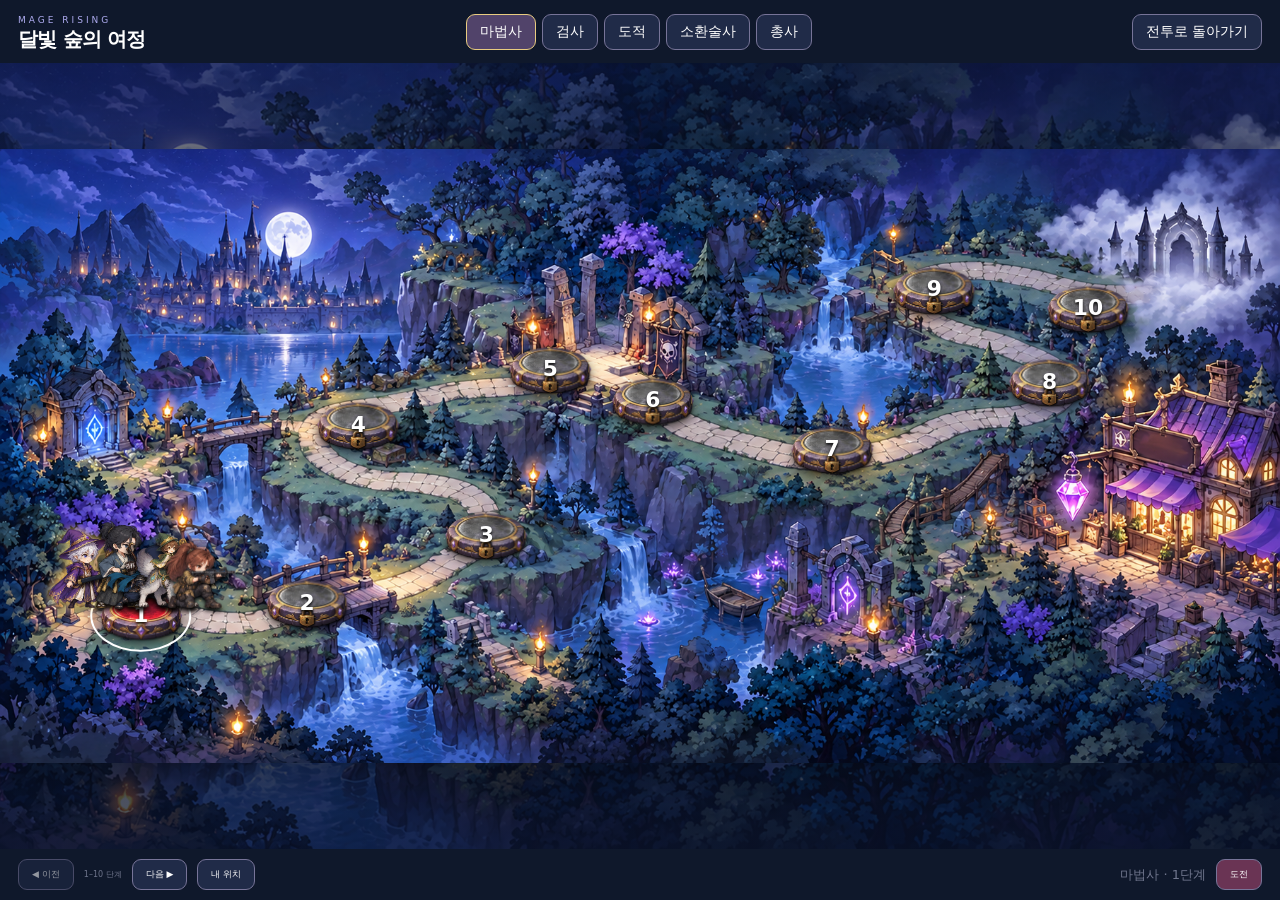
<file: index.html>
<!DOCTYPE html>

<html lang="ko"><head><meta charset="utf-8"/><meta content="width=device-width,initial-scale=1,viewport-fit=cover" name="viewport"/><meta content="#10121f" name="theme-color"/><title>마법사의 여정 · Mage Rising</title><meta content="yes" name="mobile-web-app-capable"/><meta content="yes" name="apple-mobile-web-app-capable"/><meta content="black-translucent" name="apple-mobile-web-app-status-bar-style"/><meta content="마법사의 여정" name="apple-mobile-web-app-title"/><link href="manifest.webmanifest" rel="manifest"/><link href="assets/icons/apple-touch-icon.png" rel="apple-touch-icon"/><link href="style.css?v=0945" rel="stylesheet"/><link href="landscape.css?v=0945" rel="stylesheet"/><link rel="stylesheet" href="cards.css?v=0945"/><link rel="stylesheet" href="auto-gear.css?v=0945"/><link rel="stylesheet" href="world-map.css?v=0945"/><link rel="stylesheet" href="gunner.css?v=0945"/></head>
<body>
<div aria-hidden="true" id="splash"><div class="splash-sigil">✧</div><small>MAGE RISING</small><h1>마법사의 여정</h1><div class="splash-bar"><i></i></div></div>
<div class="app">
<main>
<section class="battle-card">
<div class="canvas-wrap"><div class="battle-top"><div><span class="eyebrow" id="biomeName">달빛 숲</span><div class="stage">STAGE <strong id="stageNum">01</strong></div></div><div aria-label="직업 선택" class="class-switch" id="classSwitch"></div><div class="wallet"><span>보유 골드</span><strong><i>◈</i> <b id="goldNum">120</b></strong></div></div><canvas aria-label="자동 전투 화면" id="world"></canvas><div class="zone-label" id="zoneLabel">ENERGY BOLT · 에너지볼트</div><div class="enemy-hp-label" id="enemyHpLabel">적 HP 17.5</div><div class="energy-gauge" hidden="" id="energyGauge"></div><div class="banner" id="banner"></div><div class="battle-state" id="battleState">자동 전투</div><div class="battle-bottom"><div class="hp-row"><span>♥ <b id="hpText">100 / 100</b></span><span id="attackText">적 공격력 1</span></div><div class="bar hp"><i id="hpBar"></i></div><div class="stage-row"><span id="stageGoal">강화몹까지</span><b id="killsText">0 / 100</b></div><div class="bar stage-progress"><i id="killBar"></i></div></div><div aria-label="전투 액티브 슬롯" class="active-slots" id="activeSlots"></div><section class="panel" id="magicPanel"><div class="panel-heading"><div><h2>마력 강화 <span id="powerLevel"></span></h2></div><div aria-label="구매 수량" class="bulk"><button class="active" data-bulk="1">×1</button><button data-bulk="10">×10</button><button data-bulk="max">최대</button></div></div><div class="power-card"><strong hidden="" id="powerValue"></strong><p hidden="" id="powerDetail"></p><button aria-label="마력 강화 구매" class="primary" id="buyPower">강화</button></div></section><div class="gacha-strip"><button class="subtle" id="gachaBtn">🎁 무료 뽑기 · 60초</button><span id="gachaProgress"></span></div><div class="header-actions"><button aria-label="소리 켜기" class="icon-btn" id="soundBtn">♪</button><button aria-label="일시정지" class="icon-btn" id="pauseBtn">Ⅱ</button><button aria-label="랭킹" class="icon-btn" id="rankBtn">🏆</button><button aria-label="설정" class="icon-btn" id="settingsBtn">⚙</button></div><nav aria-label="게임 메뉴" class="tabs"><button class="active" data-tab="magic">⚔ 전투</button><button data-tab="grimoire">✦ 스킬</button><button data-tab="equipment">♜ 장비 <span class="badge" hidden="" id="newItems">0</span></button><button data-tab="character">▤ 캐릭터</button><button data-tab="cards">✧ 카드 <span class="card-badge" id="cardBadge" hidden>0</span></button></nav></div>
</section>
<section class="combat-stats offscreen-stats"><div><span>Magic Power</span><strong id="damageStat">10</strong></div><div><span>Magic ATK</span><strong id="intervalStat">1.00초</strong></div><button aria-label="실제 전투 통계 열기" id="combatStatsBtn"><span>기준 DPS · 통계</span><strong id="dpsStat">10</strong></button><div><span>최고 스테이지</span><strong id="bestStat">01</strong></div></section>
</main><section aria-label="게임 메뉴 화면" class="menu-screen" hidden="" id="menuScreen"><div class="menu-top"><div><strong id="menuTitle">스킬</strong><small>전투 일시정지 · 닫으면 이어서 진행</small></div><nav aria-label="메뉴 전환" class="menu-tabs"><button data-tab="grimoire">스킬</button><button data-tab="equipment">장비</button><button data-tab="character">캐릭터</button><button data-tab="cards">카드</button></nav><button aria-label="메뉴 닫고 전투로" class="subtle" id="menuClose">전투로 ✕</button></div><div class="menu-scroll" id="menuScroll"><section class="panel" hidden id="equipmentPanel"><div class="equipment-left pane-scroll"><h2>자동 성장 장비</h2><div class="equipment-grid" id="equipmentSlots"></div><div class="gear-summary" id="gearSummary"></div><button class="subtle" id="autoGearAllBtn">8부위 모두 보기</button><p id="autoGearHistory"></p><p class="hint left" id="setOverview"></p><details class="auto-gear-rules"><summary>조각과 돌파 보상</summary><p>모든 조각 부위 확률 12.5% · 획득 즉시 자동 흡수</p><p>일반 적 1개: 기본75% / 고급20% / 희귀5%<br>보스: 스테이지 수만큼 · 고급70% / 희귀25% / 유니크5%<br>개당 경험치 1 / 3 / 10 / 30</p><p>10단위 최초 처치: 전 부위 옵션 추가<br>100단위 최초 처치: 추가 옵션 ×2 + 모든 배운 스킬 +1<br>재처치는 조각 지급 · 기존 능력치 상한 유지</p></details></div><div class="equipment-right"><p class="hint left" id="fragmentSummary"></p><div class="auto-gear-cards pane-scroll" id="autoGearCards"></div></div></section><section class="panel" hidden="" id="grimoirePanel"><aside class="skill-sidebar"><h2>스킬</h2><strong id="treeSP"></strong><div id="familyTabs"></div><p hidden="" id="spCount"></p><p id="spSpent"></p><button class="subtle" id="resetFamilyBtn">계열 초기화</button><button class="subtle" id="resetSkillsBtn">전체 초기화</button></aside><div class="skill-workspace"><div class="spell-list" id="spellList"></div><div aria-label="장착 스킬" class="skill-equipped" id="skillEquipped"></div></div></section><section class="panel" hidden="" id="characterPanel"><div class="character-left"><div class="portrait-meta"><h2 id="characterJob"></h2><span id="characterLevel"></span></div><div class="hero-preview"><img alt="선택한 캐릭터 외형" id="characterPreview"/></div><div class="skin-gallery" id="skinGallery"></div><button class="primary" id="applySkinBtn">외형 적용</button><small>외형 전용 · 능력치 동일</small></div><div class="character-right pane-scroll"><div class="character-heading"><h2>캐릭터 능력치</h2><button class="subtle" id="characterCombatBtn">전투통계</button></div><div class="character-stats" id="characterStats"></div><p class="hint left" id="migrationInfo"></p></div></section><section class="panel" hidden id="cardsPanel"><aside class="cards-sidebar"><h2>카드 도감</h2><strong class="cards-count" id="cardOwned"></strong><button class="primary" id="cardOpenBtn">카드 뒤집기</button><button class="subtle" id="cardRevealAllBtn">모두 뒤집기</button><p id="cardPoints"></p><button class="subtle" id="cardPointBtn">10포인트 · 카드 뽑기</button><p id="cardEffects"></p><p id="cardError"></p><p>네 직업 공통 도감 · 보유 효과 자동 적용<br>일반 적 카드 0.2% · 최초 보스 1장 / 강화보스 2장 / 대보스 3장<br>모든 드롭 0성 · 총 48종<br>뒤집기 등급: D39.5% / C28% / B17% / A9% / S4% / SS1.5% / SSR0.5% / SSS0.5%<br>등급 내 균등 · 라인 4장 완성 시 최저 별 보너스<br>대보스 100/200/300/400단계: 업화룡/빙결 폭군/죽음의 군주/폭풍 야수 1장 보장, 이후 반복<br>조각 경험치·추가 조각 보너스 적용 · 등급 비율 유지<br>이미 처치한 보스 소급 지급 없음</p></aside><div class="cards-grid" id="cardGrid"></div></section></div></section><footer><span>v0.9.45 · 자동 저장</span><button id="helpBtn">플레이 안내</button><span id="saveStatus">저장 준비</span></footer></div>
<div class="toast" id="toast" role="status"></div>
<div class="modal" hidden="" id="modal"><div aria-labelledby="modalTitle" aria-modal="true" class="modal-card" role="dialog"><button aria-label="닫기" class="modal-close" id="modalClose">×</button><div id="modalContent"></div></div></div>
<input accept="application/json,.json" hidden="" id="importFile" type="file"/>
<div class="rotate-notice" hidden="" id="rotateNotice" role="status"><span>↻</span><h2>휴대폰을 가로로 돌려주세요</h2><p>전투는 멈춘 상태로 기다리고 있어요.</p></div><script src="js/class-data.js?v=0945"></script><script src="js/gunner-data.js?v=0945"></script><script>try{const j=JSON.parse(localStorage.getItem("mage-rising-shared")||"{}").selectedClass;window.MAGE_CLASS_ID=MAGE_CLASSES.jobs[j]?j:"mage";}catch(e){window.MAGE_CLASS_ID="mage";}</script><script src="js/config.js?v=0945"></script><script src="js/items.js?v=0945"></script><script src="js/skills.js?v=136"></script><script src="js/class-art.js?v=0945"></script><script src="js/gunner-kneel.js?v=0945"></script><script src="js/gunner.js?v=0945"></script><script src="js/remaster.js?v=0945"></script><script src="js/combat-art.js?v=0945"></script><script src="js/summoner-art.js?v=0945"></script><script src="js/warrior-fx.js?v=0945"></script><script src="js/warrior-skills.js?v=0945"></script><script src="js/cards.js?v=0945"></script><script src="js/auto-gear.js?v=0945"></script><script src="js/renewal-assets.js?v=0945"></script><script src="js/card-expansion-assets.js?v=0945"></script><script src="js/gwimun.js?v=0945"></script><script src="js/deep-sea.js?v=0945"></script><script src="js/cosmic-fx.js?v=138"></script><script src="js/mana.js?v=136"></script><script src="js/mage-cycle.js?v=137"></script><script src="js/game.js?v=138"></script><script src="js/polish.js?v=0945"></script><script src="js/orientation.js?v=0945"></script><script src="js/firebase-config.js?v=0945"></script><script src="js/rank.js?v=0945"></script>
<script src="js/world-map.js?v=0945"></script></body></html>
</file>
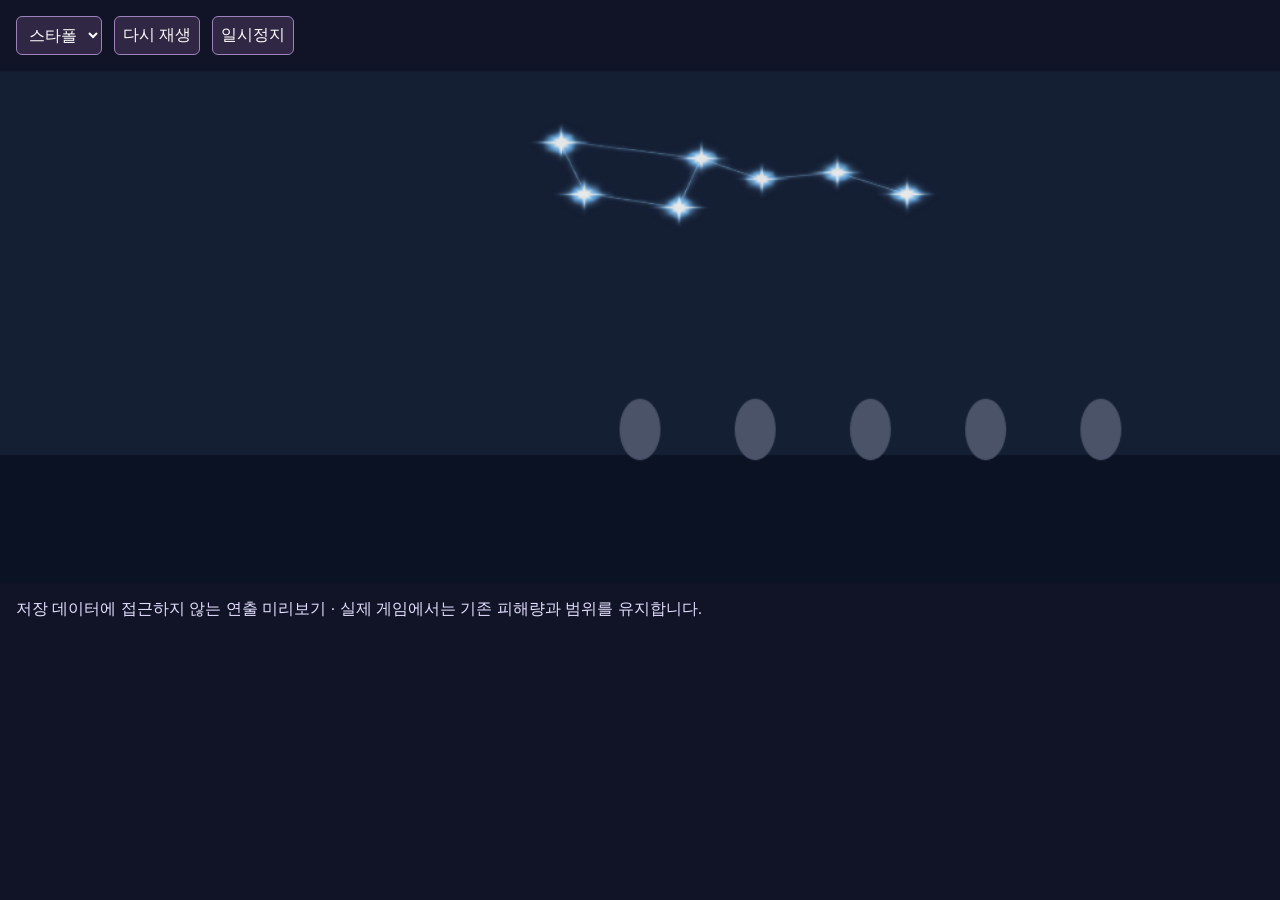
<file: cosmic-preview.html>
<!doctype html><html lang="ko"><meta charset="utf-8"><meta name="viewport" content="width=device-width,initial-scale=1"><title>초월 마법 미리보기</title><style>body{margin:0;background:#101426;color:#e4dfff;font:16px sans-serif}header{padding:16px;display:flex;gap:12px;flex-wrap:wrap}button,select{font:inherit;padding:8px;background:#302744;color:white;border:1px solid #9d83bc;border-radius:6px}canvas{width:100%;display:block}p{padding:0 16px}</style><header><select id="spell"><option value="starfall">스타폴</option><option value="blackHole">블랙홀</option></select><button id="play">다시 재생</button><button id="pause">일시정지</button></header><canvas width="1000" height="400"></canvas><p>저장 데이터에 접근하지 않는 연출 미리보기 · 실제 게임에서는 기존 피해량과 범위를 유지합니다.</p><script src="js/cosmic-fx.js?v=0944"></script><script>const c=document.querySelector('canvas'),ctx=c.getContext('2d'),s=document.getElementById('spell');let f,t=0,last=0,paused=false;function reset(){f={cosmicFX:true,spell:s.value,age:0,duration:MAGE_COSMIC.plan(s.value).duration,x:680,y:260,r:200};}reset();s.onchange=document.getElementById('play').onclick=reset;document.getElementById('pause').onclick=()=>paused=!paused;function draw(ms){const dt=Math.min(.04,(ms-last)/1000||0);last=ms;if(!paused){t+=dt;f.age+=dt;if(f.age>f.duration+.8)reset();}ctx.fillStyle='#19243a';ctx.fillRect(0,0,1000,400);ctx.fillStyle='#0d1526';ctx.fillRect(0,300,1000,100);for(let i=0;i<5;i++){ctx.fillStyle='#576178';ctx.beginPath();ctx.ellipse(500+i*90,280,16,24,0,0,Math.PI*2);ctx.fill();}MAGE_COSMIC.dim(ctx,[f]);MAGE_COSMIC.draw(ctx,f);requestAnimationFrame(draw);}requestAnimationFrame(draw);</script></html>
</file>
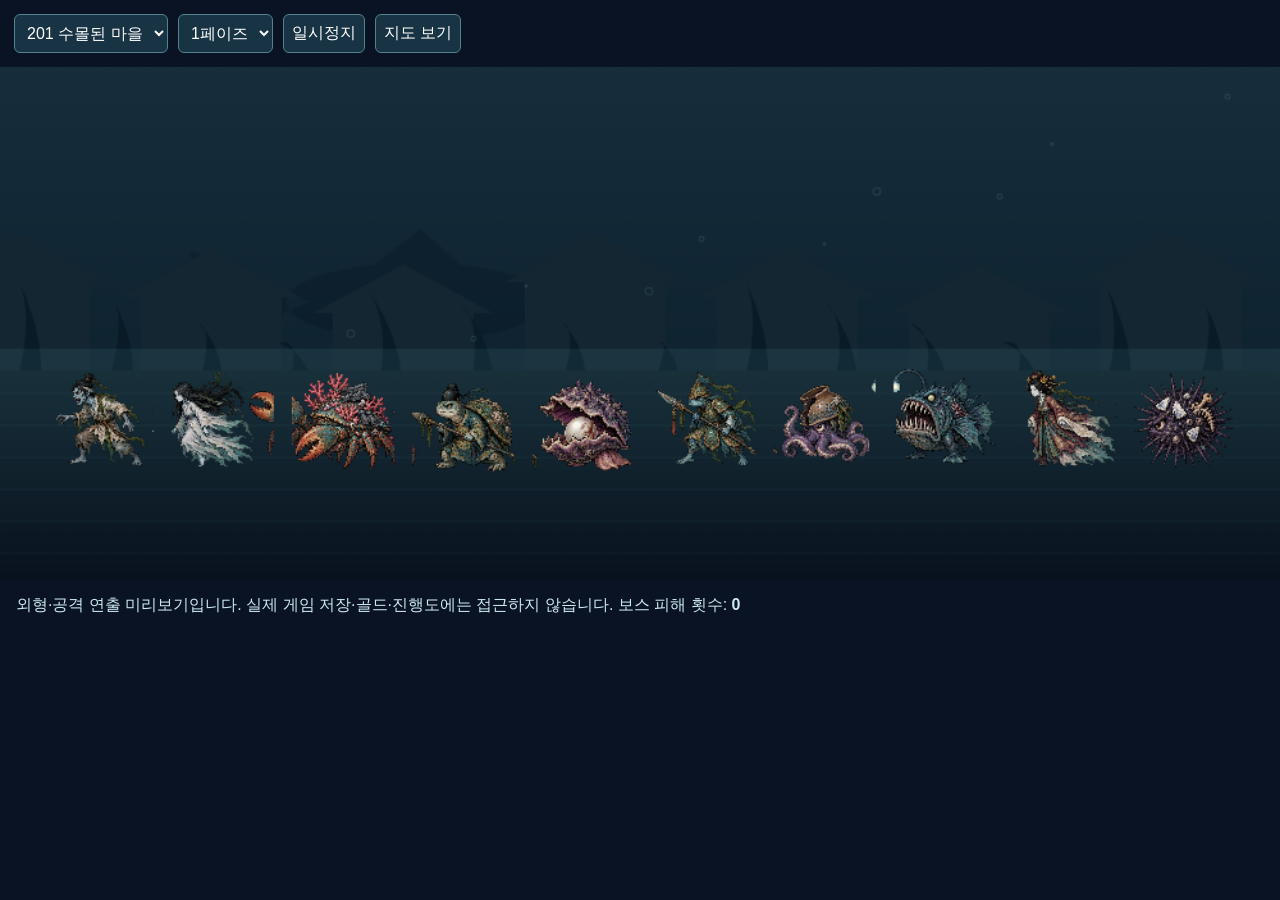
<file: deep-sea-preview.html>
<!doctype html><html lang="ko"><meta charset="utf-8"><meta name="viewport" content="width=device-width,initial-scale=1"><title>심해 구역 미리보기</title><style>body{margin:0;background:#091323;color:#cce9f0;font:16px sans-serif}header{padding:14px;display:flex;flex-wrap:wrap;gap:10px}button,select{font:inherit;background:#183343;color:white;padding:8px;border:1px solid #52828d;border-radius:6px}canvas{width:100%;display:block}p{padding:0 16px}</style><header><select id="stage"><option value="201">201 수몰된 마을</option><option value="211">211 용궁 외곽</option><option value="241">241 침몰한 용궁</option><option value="281">281 심해의 왕좌</option><option value="250">250 크라켄</option><option value="300">300 타락한 용왕</option></select><select id="phase"><option value="1">1페이즈</option><option value="2">2페이즈</option><option value="3">3페이즈</option></select><button id="pause">일시정지</button><button id="map">지도 보기</button></header><canvas width="1000" height="400"></canvas><p>외형·공격 연출 미리보기입니다. 실제 게임 저장·골드·진행도에는 접근하지 않습니다. 보스 피해 횟수: <b id="hits">0</b></p><script src="js/deep-sea.js?v=0942"></script><script>
const ctx=document.querySelector('canvas').getContext('2d'),stage=document.getElementById('stage'),phase=document.getElementById('phase');let t=0,last=0,paused=false,map=false,e,hits=0;function reset(){e={id:1,boss:true,sideBoss:true,stage:+stage.value,phase:+phase.value,hp:100,maxHP:100,attack:1,attackCD:.5,breathClock:0};hits=0;}reset();stage.onchange=phase.onchange=reset;document.getElementById('pause').onclick=()=>paused=!paused;document.getElementById('map').onclick=()=>map=!map;function frame(ms){const dt=Math.min(.04,(ms-last)/1000||0);last=ms;if(!paused){t+=dt;MAGE_DEEP.tickBoss(e,dt,{locked:false,time:t,hp:100,dead:()=>false,damage:()=>hits++});}ctx.clearRect(0,0,1000,400);if(map){const im=new Image();im.src=MAGE_DEEP.map(+stage.value);if(im.complete)ctx.drawImage(im,0,0,1000,400);}else{MAGE_DEEP.background(ctx,t,+stage.value);MAGE_DEEP.floor(ctx);if(MAGE_DEEP.boss(+stage.value))MAGE_DEEP.bossArt(ctx,e,null,t);else for(let i=0;i<10;i++)MAGE_DEEP.enemy(ctx,{id:i,stage:+stage.value,x:80+i*94,y:300,size:24,seed:i},t);}document.getElementById('hits').textContent=hits;requestAnimationFrame(frame);}requestAnimationFrame(frame);
</script></html>
</file>
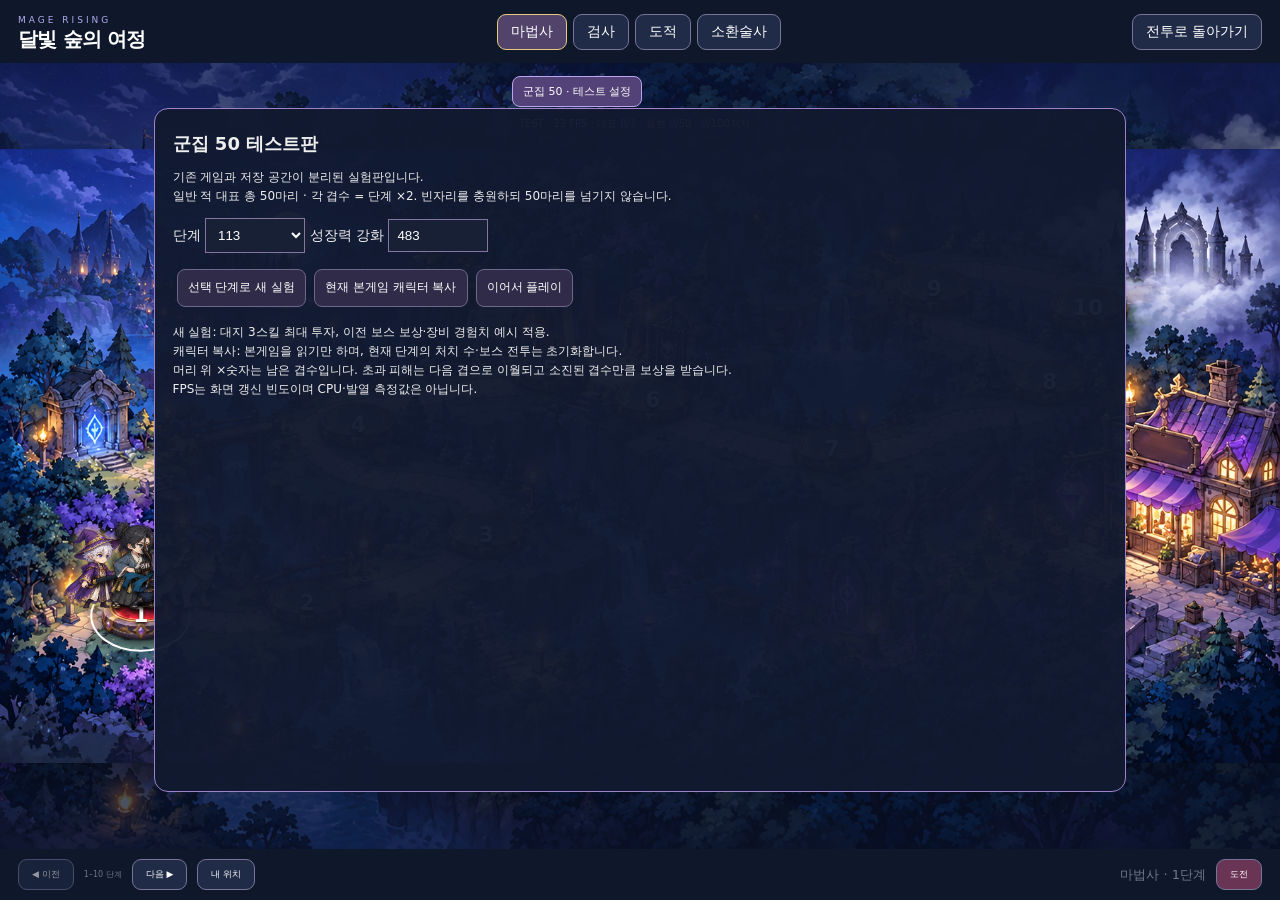
<file: swarm50-test.html>
<!DOCTYPE html>

<html lang="ko"><head><meta charset="utf-8"/><meta content="width=device-width,initial-scale=1,viewport-fit=cover" name="viewport"/><meta content="#10121f" name="theme-color"/><title>[군집 50 테스트] 마법사의 여정 · Mage Rising</title><meta content="yes" name="mobile-web-app-capable"/><meta content="yes" name="apple-mobile-web-app-capable"/><meta content="black-translucent" name="apple-mobile-web-app-status-bar-style"/><meta content="마법사의 여정" name="apple-mobile-web-app-title"/><link href="manifest.webmanifest" rel="manifest"/><link href="assets/icons/apple-touch-icon.png" rel="apple-touch-icon"/><link href="style.css?v=0928" rel="stylesheet"/><link href="landscape.css?v=0928" rel="stylesheet"/><link rel="stylesheet" href="cards.css?v=0928"/><link rel="stylesheet" href="auto-gear.css?v=0928"/><link rel="stylesheet" href="world-map.css?v=0928"/></head>
<body>
<div aria-hidden="true" id="splash"><div class="splash-sigil">✧</div><small>MAGE RISING</small><h1>마법사의 여정</h1><div class="splash-bar"><i></i></div></div>
<div class="app">
<main>
<section class="battle-card">
<div class="canvas-wrap"><div class="battle-top"><div><span class="eyebrow" id="biomeName">달빛 숲</span><div class="stage">STAGE <strong id="stageNum">01</strong></div></div><div aria-label="직업 선택" class="class-switch" id="classSwitch"></div><div class="wallet"><span>보유 골드</span><strong><i>◈</i> <b id="goldNum">120</b></strong></div></div><canvas aria-label="자동 전투 화면" id="world"></canvas><div class="zone-label" id="zoneLabel">ENERGY BOLT · 에너지볼트</div><div class="enemy-hp-label" id="enemyHpLabel">적 HP 17.5</div><div class="energy-gauge" hidden="" id="energyGauge"></div><div class="banner" id="banner"></div><div class="battle-state" id="battleState">자동 전투</div><div class="battle-bottom"><div class="hp-row"><span>♥ <b id="hpText">100 / 100</b></span><span id="attackText">적 공격력 1</span></div><div class="bar hp"><i id="hpBar"></i></div><div class="stage-row"><span id="stageGoal">강화몹까지</span><b id="killsText">0 / 100</b></div><div class="bar stage-progress"><i id="killBar"></i></div></div><div aria-label="전투 액티브 슬롯" class="active-slots" id="activeSlots"></div><section class="panel" id="magicPanel"><div class="panel-heading"><div><h2>마력 강화 <span id="powerLevel"></span></h2></div><div aria-label="구매 수량" class="bulk"><button class="active" data-bulk="1">×1</button><button data-bulk="10">×10</button><button data-bulk="max">최대</button></div></div><div class="power-card"><strong hidden="" id="powerValue"></strong><p hidden="" id="powerDetail"></p><button aria-label="마력 강화 구매" class="primary" id="buyPower">강화</button></div></section><div class="gacha-strip"><button class="subtle" id="gachaBtn">🎁 무료 뽑기 · 60초</button><span id="gachaProgress"></span></div><div class="header-actions"><button aria-label="소리 켜기" class="icon-btn" id="soundBtn">♪</button><button aria-label="일시정지" class="icon-btn" id="pauseBtn">Ⅱ</button><button aria-label="랭킹" class="icon-btn" id="rankBtn">🏆</button><button aria-label="설정" class="icon-btn" id="settingsBtn">⚙</button></div><nav aria-label="게임 메뉴" class="tabs"><button class="active" data-tab="magic">⚔ 전투</button><button data-tab="grimoire">✦ 스킬</button><button data-tab="equipment">♜ 장비 <span class="badge" hidden="" id="newItems">0</span></button><button data-tab="character">▤ 캐릭터</button><button data-tab="cards">✧ 카드 <span class="card-badge" id="cardBadge" hidden>0</span></button></nav></div>
</section>
<section class="combat-stats offscreen-stats"><div><span>Magic Power</span><strong id="damageStat">10</strong></div><div><span>Magic ATK</span><strong id="intervalStat">1.00초</strong></div><button aria-label="실제 전투 통계 열기" id="combatStatsBtn"><span>기준 DPS · 통계</span><strong id="dpsStat">10</strong></button><div><span>최고 스테이지</span><strong id="bestStat">01</strong></div></section>
</main><section aria-label="게임 메뉴 화면" class="menu-screen" hidden="" id="menuScreen"><div class="menu-top"><div><strong id="menuTitle">스킬</strong><small>전투 일시정지 · 닫으면 이어서 진행</small></div><nav aria-label="메뉴 전환" class="menu-tabs"><button data-tab="grimoire">스킬</button><button data-tab="equipment">장비</button><button data-tab="character">캐릭터</button><button data-tab="cards">카드</button></nav><button aria-label="메뉴 닫고 전투로" class="subtle" id="menuClose">전투로 ✕</button></div><div class="menu-scroll" id="menuScroll"><section class="panel" hidden id="equipmentPanel"><div class="equipment-left pane-scroll"><h2>자동 성장 장비</h2><div class="equipment-grid" id="equipmentSlots"></div><div class="gear-summary" id="gearSummary"></div><button class="subtle" id="autoGearAllBtn">8부위 모두 보기</button><p id="autoGearHistory"></p><p class="hint left" id="setOverview"></p><details class="auto-gear-rules"><summary>조각과 돌파 보상</summary><p>모든 조각 부위 확률 12.5% · 획득 즉시 자동 흡수</p><p>일반 적 1개: 기본75% / 고급20% / 희귀5%<br>보스: 스테이지 수만큼 · 고급70% / 희귀25% / 유니크5%<br>개당 경험치 1 / 3 / 10 / 30</p><p>10단위 최초 처치: 전 부위 옵션 추가<br>100단위 최초 처치: 추가 옵션 ×2 + 모든 배운 스킬 +1<br>재처치는 조각 지급 · 기존 능력치 상한 유지</p></details></div><div class="equipment-right"><p class="hint left" id="fragmentSummary"></p><div class="auto-gear-cards pane-scroll" id="autoGearCards"></div></div></section><section class="panel" hidden="" id="grimoirePanel"><aside class="skill-sidebar"><h2>스킬</h2><strong id="treeSP"></strong><div id="familyTabs"></div><p hidden="" id="spCount"></p><p id="spSpent"></p><button class="subtle" id="resetFamilyBtn">계열 초기화</button><button class="subtle" id="resetSkillsBtn">전체 초기화</button></aside><div class="skill-workspace"><div class="spell-list" id="spellList"></div><div aria-label="장착 스킬" class="skill-equipped" id="skillEquipped"></div></div></section><section class="panel" hidden="" id="characterPanel"><div class="character-left"><div class="portrait-meta"><h2 id="characterJob"></h2><span id="characterLevel"></span></div><div class="hero-preview"><img alt="선택한 캐릭터 외형" id="characterPreview"/></div><div class="skin-gallery" id="skinGallery"></div><button class="primary" id="applySkinBtn">외형 적용</button><small>외형 전용 · 능력치 동일</small></div><div class="character-right pane-scroll"><div class="character-heading"><h2>캐릭터 능력치</h2><button class="subtle" id="characterCombatBtn">전투통계</button></div><div class="character-stats" id="characterStats"></div><p class="hint left" id="migrationInfo"></p></div></section><section class="panel" hidden id="cardsPanel"><aside class="cards-sidebar"><h2>카드 도감</h2><strong class="cards-count" id="cardOwned"></strong><button class="primary" id="cardOpenBtn">카드 뒤집기</button><button class="subtle" id="cardRevealAllBtn">모두 뒤집기</button><p id="cardPoints"></p><button class="subtle" id="cardPointBtn">10포인트 · 카드 뽑기</button><p id="cardEffects"></p><p id="cardError"></p><p>네 직업 공통 도감 · 보유 효과 자동 적용<br>일반 적 카드 0.2% · 최초 보스 1장 / 강화보스 2장 / 대보스 3장<br>모든 드롭 0성 · 총 48종<br>뒤집기 등급: D39.5% / C28% / B17% / A9% / S4% / SS1.5% / SSR0.5% / SSS0.5%<br>등급 내 균등 · 라인 4장 완성 시 최저 별 보너스<br>대보스 100/200/300/400단계: 업화룡/빙결 폭군/죽음의 군주/폭풍 야수 1장 보장, 이후 반복<br>조각 경험치·추가 조각 보너스 적용 · 등급 비율 유지<br>이미 처치한 보스 소급 지급 없음</p></aside><div class="cards-grid" id="cardGrid"></div></section></div></section><footer><span>v0.9.28 · 자동 저장</span><button id="helpBtn">플레이 안내</button><span id="saveStatus">저장 준비</span></footer></div>
<div class="toast" id="toast" role="status"></div>
<div class="modal" hidden="" id="modal"><div aria-labelledby="modalTitle" aria-modal="true" class="modal-card" role="dialog"><button aria-label="닫기" class="modal-close" id="modalClose">×</button><div id="modalContent"></div></div></div>
<input accept="application/json,.json" hidden="" id="importFile" type="file"/>
<div class="rotate-notice" hidden="" id="rotateNotice" role="status"><span>↻</span><h2>휴대폰을 가로로 돌려주세요</h2><p>전투는 멈춘 상태로 기다리고 있어요.</p></div><script src="js/swarm50-class-data.js?v=0928"></script><script>try{const j=JSON.parse(localStorage.getItem("swarm50-test-shared")||"{}").selectedClass;window.MAGE_CLASS_ID=MAGE_CLASSES.jobs[j]?j:"mage";}catch(e){window.MAGE_CLASS_ID="mage";}</script><script src="js/config.js?v=0928"></script><script src="js/items.js?v=0928"></script><script src="js/skills.js?v=0928"></script><script src="js/class-art.js?v=0928"></script><script src="js/remaster.js?v=0928"></script><script src="js/combat-art.js?v=0928"></script><script src="js/summoner-art.js?v=0928"></script><script src="js/warrior-fx.js?v=0928"></script><script src="js/swarm50-cards.js?v=0928"></script><script src="js/auto-gear.js?v=0928"></script><script src="js/renewal-assets.js?v=0928"></script><script src="js/card-expansion-assets.js?v=0928"></script><script src="js/gwimun.js?v=0928"></script><script src="js/swarm50-game.js?v=0928"></script><script src="js/swarm50-polish.js?v=0928"></script><script src="js/orientation.js?v=0928"></script>
<script src="js/world-map.js?v=0928"></script><script src="js/swarm50-controls.js?v=1"></script></body></html>
</file>
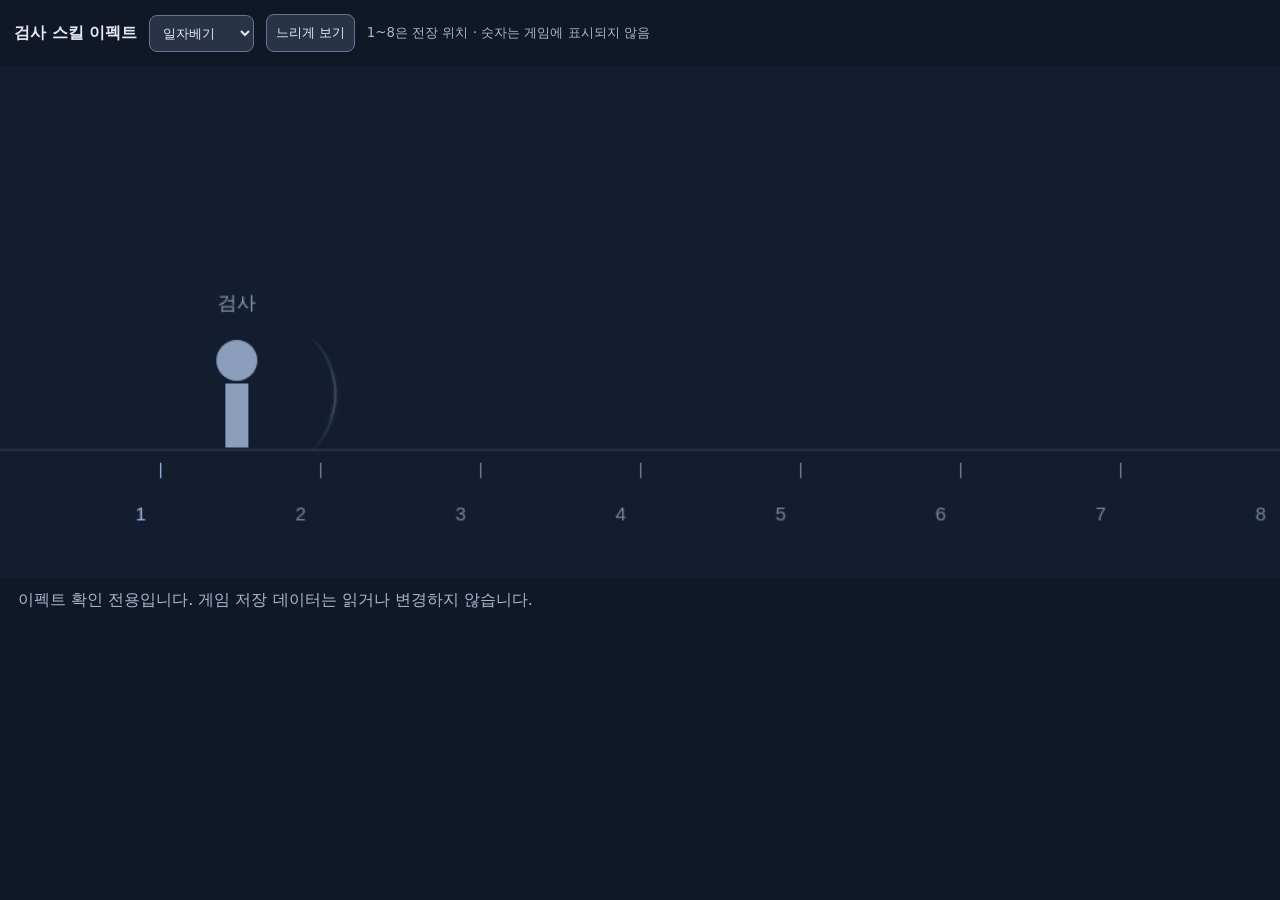
<file: warrior-fx-preview.html>
<!doctype html><html lang="ko"><meta charset="utf-8"><meta name="viewport" content="width=device-width,initial-scale=1"><title>검사 스킬 이펙트 확인</title>
<style>body{margin:0;background:#101827;color:#e5e8f3;font:16px system-ui,sans-serif}header{padding:14px;display:flex;gap:12px;align-items:center;flex-wrap:wrap}select,button{background:#293348;color:inherit;border:1px solid #68758e;border-radius:8px;padding:9px}small{color:#a9b6cf}canvas{display:block;width:100%;height:auto}p{margin:12px 18px;color:#a9b6cf}</style>
<header><strong>검사 스킬 이펙트</strong><select id="skill"></select><button id="slow">느리게 보기</button><small>1~8은 전장 위치 · 숫자는 게임에 표시되지 않음</small></header><canvas id="preview" width="1000" height="400"></canvas><p>이펙트 확인 전용입니다. 게임 저장 데이터는 읽거나 변경하지 않습니다.</p>
<script src="js/warrior-skills.js?v=0932"></script><script>
const names={slash:'일자베기',cross:'십자베기',spin:'회오리베기',thrust:'일점찌르기',triple:'삼연찌르기',pierce:'관통일섬',slam:'내려찍기',crush:'대지분쇄',quake:'지진'},select=document.getElementById('skill'),canvas=document.getElementById('preview'),ctx=canvas.getContext('2d');
for(const [value,label]of Object.entries(names))select.add(new Option(label,value));let start=performance.now(),slow=false;select.onchange=()=>start=performance.now();document.getElementById('slow').onclick=()=>{slow=!slow;start=performance.now();document.getElementById('slow').textContent=slow?'보통 속도':'느리게 보기';};
function frame(now){const id=select.value,t=MAGE_WARRIOR_SKILLS.timing(id),age=((now-start)/1000*(slow?.35:1))%(t.duration+.65);ctx.fillStyle='#141d30';ctx.fillRect(0,0,1000,400);ctx.strokeStyle='#34425b';ctx.beginPath();ctx.moveTo(0,300);ctx.lineTo(1000,300);ctx.stroke();ctx.font='15px sans-serif';ctx.textAlign='center';for(let i=1;i<=8;i++){ctx.fillStyle=i===1?'#9fb8e4':'#7788a5';ctx.fillText(i,i*125-15,355);ctx.fillRect(i*125,310,1,12);}const drawHero=()=>{ctx.fillStyle='#8b9ebc';ctx.beginPath();ctx.arc(185,230,16,0,Math.PI*2);ctx.fill();ctx.fillRect(176,248,18,50);ctx.fillText('검사',185,190);};if(id!=='pierce')drawHero();if(age<t.duration)MAGE_WARRIOR_SKILLS.draw(ctx,{warriorAttack:true,skill:id,start:id==='pierce'?125:250,end:1000,y:280,half:{slash:100,cross:130,spin:155,thrust:40,triple:45,pierce:55,slam:90,crush:140,quake:200}[id],...t,age});if(id==='pierce')drawHero();requestAnimationFrame(frame);}requestAnimationFrame(frame);
</script></html>
</file>
<file: style.css>
@charset "UTF-8";
:root{color-scheme:dark;--bg:#0b0d16;--panel:#151827;--line:#2a2c42;--muted:#9397af;--text:#f2f0fa;--accent:#bdacff;--gold:#edc884;--mint:#82ddcc}*{box-sizing:border-box}body{margin:0;background:radial-gradient(ellipse at 45% 0,#22213d 0,transparent 48%),var(--bg);color:var(--text);font-family:system-ui,-apple-system,"Apple SD Gothic Neo","Malgun Gothic",sans-serif;font-size:14px;min-height:100vh}button{font:inherit;color:inherit;cursor:pointer;-webkit-tap-highlight-color:transparent;touch-action:manipulation}button:disabled{cursor:default;opacity:.4}button:focus-visible{outline:2px solid var(--mint);outline-offset:3px}button{transition:background .15s,transform .15s}button:not(:disabled):active{transform:translateY(1px)}[hidden]{display:none!important}.app{max-width:1020px;margin:auto;padding:24px 28px 16px}.header{display:flex;align-items:center;justify-content:space-between;margin:0 0 22px}.brand{display:flex;align-items:center;gap:12px}.brand-sigil{font-size:44px;line-height:1;color:var(--accent);text-shadow:0 0 24px #ad8dff80}.brand small{font-size:10px;letter-spacing:3px;color:var(--accent)}h1{font-size:21px;letter-spacing:-.8px;margin:3px 0 0}h2{font-size:20px;margin:5px 0 0}h3{margin:0;font-size:15px}.header-actions{display:flex;gap:7px}.icon-btn{width:35px;height:35px;border:1px solid var(--line);background:#191b2b;border-radius:10px;font-size:18px}.icon-btn.on{color:var(--mint)}.battle-card{border:1px solid #3d3858;border-radius:20px;overflow:hidden;background:#111724;box-shadow:0 16px 70px #0004}.battle-top{display:flex;align-items:center;justify-content:space-between;padding:18px 24px 10px;background:linear-gradient(110deg,#23233b,#171a2b)}.eyebrow{font-size:11px;color:#b2afc8;letter-spacing:1px}.stage{font-size:12px;letter-spacing:2px;color:#9b99b4;margin-top:4px}.stage strong{font-size:25px;letter-spacing:0;color:#fff;margin-left:4px}.wallet{text-align:right}.wallet>span{font-size:10px;color:var(--muted)}.wallet strong{display:block;color:var(--gold);font-size:24px;margin-top:3px}.wallet i{font-style:normal;font-size:20px}.wallet b{font-weight:650}.canvas-wrap{position:relative;width:100%;height:320px;overflow:hidden}canvas{display:block;width:100%;height:100%;touch-action:pan-y}.zone-label{position:absolute;top:12px;left:24px;font-size:10px;color:#b9b0d8;letter-spacing:1px;pointer-events:none}.battle-state{position:absolute;right:20px;bottom:12px;font-size:10px;color:#a9c4c7;background:#0b1329a0;padding:5px 9px;border-radius:20px}.battle-state:before{content:'● ';color:#80d8b2}.banner{pointer-events:none;position:absolute;left:50%;top:36%;transform:translate(-50%,-50%);text-align:center;font-size:23px;font-weight:750;white-space:nowrap;color:#fff;text-shadow:0 2px 8px #000,0 0 25px #afa0ff;opacity:0;transition:opacity .2s}.banner.show{opacity:1}.battle-bottom{padding:12px 24px 18px;background:#151a2b}.hp-row,.stage-row{display:flex;justify-content:space-between;font-size:11px;color:#a2a8bd;margin-bottom:6px}.hp-row>span:first-child{color:#90dec6}.hp-row b{font-weight:500}.bar{height:5px;border-radius:10px;background:#292d42;overflow:hidden}.bar i{height:100%;display:block;transition:width .2s;border-radius:10px;width:100%}.hp i{background:linear-gradient(90deg,#54998e,#94e8c9)}.stage-progress{height:3px}.stage-progress i{background:linear-gradient(90deg,#6f5aa2,#baa7f0);width:0}.stage-row{margin-top:12px;margin-bottom:6px}.stage-row b{color:#c4b9df;font-weight:500}.combat-stats{display:grid;grid-template-columns:repeat(4,1fr);padding:19px 0;margin:0 0 4px}.combat-stats>div{text-align:center;border-right:1px solid var(--line)}.combat-stats>div:last-child{border:0}.combat-stats span{display:block;font-size:10px;color:var(--muted);margin-bottom:6px}.combat-stats strong{font-size:17px;font-weight:600;font-variant-numeric:tabular-nums}.tabs{display:flex;border-bottom:1px solid var(--line);margin:0 0 22px;gap:24px}.tabs button{background:none;border:0;border-bottom:2px solid transparent;color:var(--muted);padding:14px 3px;font-weight:600;font-size:13px}.tabs button.active{color:var(--accent);border-color:var(--accent)}.badge{background:var(--accent);color:#211831;border-radius:8px;font-size:9px;padding:1px 5px}.panel-heading{display:flex;justify-content:space-between;align-items:center;margin-bottom:18px;gap:8px}.panel-heading small{color:var(--muted);font-size:10px;letter-spacing:1px}.bulk{display:flex;gap:3px;background:#111321;border:1px solid var(--line);border-radius:9px;padding:3px}.bulk button{border:0;background:none;padding:6px 9px;border-radius:6px;color:var(--muted);font-size:11px}.bulk button.active{background:#39304f;color:#e0d3ff}.upgrade-grid{display:grid;grid-template-columns:repeat(2,1fr);gap:10px}.upgrade-card{border:1px solid var(--line);background:linear-gradient(120deg,#1c1e30,#151826);border-radius:12px;padding:15px;display:grid;grid-template-columns:36px 1fr auto;align-items:center;gap:10px}.upgrade-icon{color:var(--accent);font-size:22px;width:34px;height:36px;display:grid;place-items:center;background:#9d81e310;border-radius:9px}.upgrade-title{font-size:13px;font-weight:600}.upgrade-title small{font-size:10px;font-weight:400;color:#a298b8;margin-left:5px}.upgrade-detail{font-size:10px;color:var(--muted);margin-top:5px}.upgrade-card button{font-size:11px;border:1px solid #514662;background:#352c49;padding:9px 10px;border-radius:8px;min-width:90px;color:#e9dcfc}.upgrade-card button b{display:block;font-size:10px;color:var(--gold);margin-top:3px;font-weight:500}.upgrade-card.off{opacity:.6}.evolve-card{margin-top:14px;display:flex;align-items:center;justify-content:space-between;gap:12px;background:linear-gradient(100deg,#28213a,#1a1a29);border:1px solid #51415f;border-radius:12px;padding:18px}.evolve-copy small{color:#baa2d4;font-size:9px;letter-spacing:1.8px}.evolve-copy h3{margin-top:5px}.evolve-copy p{font-size:10px;color:#a7a0b6;margin:6px 0 0;line-height:1.5}.primary{background:linear-gradient(120deg,#d2b8ff,#aa95e7);color:#241b35;border:0;font-weight:700;padding:12px 16px;border-radius:9px;white-space:nowrap;font-size:12px}.hint{font-size:10px;color:#9295ab;line-height:1.7;text-align:center;margin:12px 0}.hint.left{text-align:left}.equipment-grid{display:grid;grid-template-columns:repeat(7,1fr);gap:7px}.slot{background:#191d2d;border:1px solid var(--line);border-radius:10px;padding:10px 4px;text-align:center;min-width:0}.slot svg{width:32px;height:32px;display:block;margin:4px auto 7px}.slot strong{display:block;font-size:10px;color:#dad3ea}.slot span{display:block;font-size:9px;color:var(--muted);margin-top:5px}.inventory-heading{display:flex;align-items:center;justify-content:space-between;margin-top:24px;gap:6px}.inventory-heading h3{font-size:13px}.inventory-heading h3 span{color:var(--muted);font-size:10px}.subtle{background:#202237;border:1px solid var(--line);border-radius:7px;padding:7px 9px;font-size:10px;color:#c7bddb}.inventory{display:grid;grid-template-columns:repeat(2,1fr);gap:8px;margin-top:12px}.item{background:#171b2b;border:1px solid var(--line);border-left:3px solid var(--rarity);border-radius:9px;padding:10px;display:flex;gap:10px;align-items:center}.item svg{width:30px;height:30px;flex:none;color:var(--rarity)}.item-info{flex:1;min-width:0}.item-info strong{font-size:11px;display:block;color:var(--rarity)}.item-info span{display:block;font-size:10px;color:var(--muted);margin-top:5px}.item button{font-size:10px;border:1px solid #41425a;background:#292d43;border-radius:6px;padding:7px;white-space:nowrap}.empty{grid-column:1/-1;border:1px dashed #35354c;border-radius:12px;padding:30px 15px;text-align:center;color:var(--muted);font-size:12px;line-height:1.9}.spell-list{display:grid;grid-template-columns:repeat(2,1fr);gap:9px}.spell-entry{display:flex;gap:12px;align-items:center;border:1px solid var(--line);border-radius:12px;background:#161a29;padding:15px}.spell-entry.current{border-color:#9170bf;background:#252037}.spell-entry.locked{opacity:.65}.spell-entry .spell-symbol{font-size:26px;color:var(--spell);width:36px;text-align:center}.spell-entry h3{font-size:12px}.spell-entry p{font-size:10px;color:var(--muted);margin:5px 0;line-height:1.5}.spell-entry small{color:#cebbdf;font-size:9px}footer{display:flex;justify-content:space-between;margin-top:24px;padding-bottom:10px;color:#70768d;font-size:9px}footer button{background:transparent;border:0;color:#aaa0bd;font-size:10px}.toast{position:fixed;bottom:30px;left:50%;transform:translate(-50%,10px);opacity:0;pointer-events:none;z-index:100;border:1px solid #59506c;background:#252236f5;box-shadow:0 8px 30px #0006;border-radius:10px;padding:12px 18px;color:#eee2ff;font-size:12px;max-width:90vw;width:max-content;transition:opacity .2s,transform .2s}.toast.show{opacity:1;transform:translate(-50%,0)}.modal{position:fixed;inset:0;z-index:80;display:flex;align-items:center;justify-content:center;background:#060813bb;backdrop-filter:blur(9px);padding:20px}.modal-card{position:relative;background:linear-gradient(145deg,#27233a,#151a2b);border:1px solid #665279;border-radius:20px;width:440px;max-height:88vh;overflow:auto;padding:32px 28px;box-shadow:0 20px 80px #0008}.modal-close{position:absolute;top:10px;right:12px;font-size:22px;background:none;border:0;color:#9994ad}.modal-card h2{font-size:25px;margin:10px 0 14px;letter-spacing:-1px}.modal-card .lead{font-size:12px;line-height:1.9;color:#c0bbd0;margin:12px 0 22px}.modal-card .eyebrow{color:var(--accent);font-size:10px;letter-spacing:2px}.modal-card .primary{width:100%;margin-top:10px}.modal-card .subtle{margin-top:10px;padding:10px 12px}.modal-rune{font-size:60px;color:#c2acff;text-align:center;margin:10px}.modal-card ul{font-size:12px;color:#bdb7cd;padding-left:20px;line-height:2}.setting-row{display:flex;gap:8px;flex-wrap:wrap;margin:12px 0}.danger{color:#eea6a6!important}.death-number{font-size:45px;color:#e4d3ff;font-weight:700}.save-warning{color:#e8b87d!important}@media(min-width:800px){.canvas-wrap{height:350px}}@media(max-width:600px){.app{padding:16px 12px 10px}.header{margin-bottom:15px}.brand small{font-size:9px}.brand-sigil{font-size:36px}.brand h1{font-size:18px}.battle-card{border-radius:15px}.battle-top{padding:15px 16px 8px}.canvas-wrap{height:255px}.zone-label{left:16px;font-size:8px;top:9px}.battle-bottom{padding:10px 16px 15px}.wallet strong{font-size:20px}.stage strong{font-size:22px}.combat-stats{padding:16px 0}.combat-stats strong{font-size:14px}.combat-stats span{font-size:9px}.tabs{gap:0;justify-content:space-between;margin-bottom:17px}.tabs button{font-size:12px;padding:12px 8px}.upgrade-grid{gap:8px}.upgrade-card{padding:11px;grid-template-columns:25px 1fr;gap:7px}.upgrade-icon{font-size:18px;width:25px;height:30px}.upgrade-title{font-size:12px}.upgrade-title small{display:block;margin:3px 0 0}.upgrade-detail{font-size:9px}.upgrade-card button{grid-column:1/-1;width:100%;display:flex;align-items:center;justify-content:center;gap:10px;padding:8px;min-width:0}.upgrade-card button b{margin:0}.panel-heading{margin-bottom:13px}.panel-heading h2{font-size:19px}.evolve-card{padding:14px;align-items:flex-start;flex-direction:column;gap:10px}.evolve-card .primary{width:100%;padding:11px}.hint{font-size:9px}.equipment-grid{grid-template-columns:repeat(4,1fr)}.inventory{grid-template-columns:1fr}.spell-list{grid-template-columns:1fr}.modal-card{padding:26px 22px}.banner{font-size:19px}}@media(prefers-reduced-motion:reduce){*{transition:none!important}}

.unique-box{display:flex;justify-content:space-between;align-items:center;gap:10px;background:linear-gradient(100deg,#382644,#201d32);border:1px solid #9866b2;border-radius:12px;padding:16px;margin-bottom:18px}.unique-box small{font-size:9px;letter-spacing:2px;color:#e0a9ff}.unique-box h3{margin:7px 0}.unique-box h3 b{color:#edc7ff}.unique-box p{font-size:10px;color:#c0afcc;margin:0;line-height:1.6}.unique-choices{display:grid;gap:8px}.unique-choice{display:flex;text-align:left;align-items:center;gap:12px;background:#211e33;border:1px solid #69507a;border-radius:9px;padding:12px}.unique-choice svg{width:32px;height:34px;color:#dfb4f5;flex:none}.unique-choice strong{font-size:12px;color:#e6c5fa}.unique-choice small{display:block;font-size:10px;color:#bdb1ce;margin-top:5px}.unique-effect{color:#d6adeb!important}

.item-actions{display:flex;flex-direction:column;gap:5px;flex:none}.item .sell-button{color:#e4b2b2;border-color:#65454d;background:#32232c;font-size:9px}

.trait-card{background:#1c2134;border:1px solid #3b435e;border-radius:9px;padding:11px 13px;margin-bottom:12px;color:#bfcce5;font-size:11px;line-height:1.7}.recommend-controls{display:flex;gap:6px;align-items:center}.recommend-controls select{background:#222438;color:#dfd4ef;border:1px solid #524363;border-radius:7px;padding:7px;font-size:11px}.gear-summary{font-size:10px;color:#b8bbd2;line-height:1.8;padding:10px;background:#171c2c;border-radius:9px;margin-bottom:12px}.item-info span{line-height:1.6}.item-info strong{line-height:1.5}

/* Skill System 2.0 */
.active-slots{display:grid;grid-template-columns:repeat(3,minmax(0,1fr));gap:8px;margin:12px 0}.active-slot{min-width:0;background:#1a1d30;border:1px solid color-mix(in srgb,var(--spell) 40%,transparent);border-radius:12px;padding:10px 5px;display:grid;gap:5px;text-align:center}.active-slot small{font-size:9px;color:var(--muted);letter-spacing:1px}.active-slot strong{font-size:12px;color:var(--spell);overflow-wrap:anywhere}.active-slot span{font-size:11px;color:var(--mint)}.power-card{padding:20px;border:1px solid #544370;border-radius:14px;background:radial-gradient(ellipse at top right,#40325555,transparent),#191a2b}.power-card>strong{font-size:34px;color:#cdbaff}.power-card p{color:var(--muted);line-height:1.6}.power-card button{min-width:180px}.power-card button b{display:block}.trait-card{display:flex;flex-wrap:wrap;align-items:center;gap:12px}.trait-card b{color:var(--gold);font-size:19px}.trait-card span{color:var(--muted);font-size:12px}.skill-tree{border:1px solid #3b3752;border-radius:14px;padding:14px;margin:0 0 16px}.skill-tree header{display:flex;justify-content:space-between;gap:8px;color:var(--spell);margin-bottom:8px}.skill-tree header span{font-size:12px}.skill-node{display:grid;grid-template-columns:1fr auto;gap:10px;align-items:center;padding:14px 0;border-top:1px solid #ffffff12}.skill-node h4{margin:5px 0;font-size:15px}.skill-node h4 span{color:var(--spell);font-size:12px;white-space:nowrap}.skill-node p{font-size:12px;color:#bdc0d2;margin:5px 0;line-height:1.5}.skill-node small{font-size:10px;color:var(--muted)}.skill-node button,.slot-options button{background:#302846;border:1px solid #6d588a;border-radius:8px;padding:10px;font-size:12px}.skill-node.locked{opacity:.6}.spell-list{display:block}.slot-options{display:grid;grid-template-columns:1fr 1fr;gap:8px;margin:14px 0}.slot-options small{display:block;margin-top:5px;color:var(--muted)}.character-stats{display:grid;grid-template-columns:1fr 1fr;gap:10px}.character-stats>div{border:1px solid #36334b;border-radius:10px;padding:12px;display:grid;gap:7px;min-width:0}.character-stats span{font-size:11px;color:var(--muted)}.character-stats strong{font-size:14px;overflow-wrap:anywhere}.full-set-rewards{display:flex;flex-wrap:wrap;gap:8px;margin:8px 0}.tabs{display:grid;grid-template-columns:repeat(5,minmax(0,1fr))}.tabs button{padding:12px 3px;font-size:12px;white-space:nowrap}#powerLevel{font-size:14px;color:var(--accent)}@media(max-width:500px){.panel-heading{gap:8px;flex-wrap:wrap}.active-slot strong{font-size:11px}.skill-tree{padding:10px}.skill-node{gap:6px}.skill-node button{padding:9px 7px}.character-stats>div{padding:10px}.character-stats strong{font-size:12px}}

/* v0.3.2: combat readouts and live cooldown/cast gauges */
.active-slot{position:relative;overflow:hidden;isolation:isolate;min-height:88px;transition:border-color .15s,box-shadow .15s}
.active-slot>small,.active-slot>strong,.active-slot>span{position:relative;z-index:2;pointer-events:none}
.slot-fill{position:absolute;inset:0;background:var(--spell);opacity:.19;transform:scaleX(0);transform-origin:left center;pointer-events:none;z-index:0}
.slot-cast-track{position:absolute;left:10px;right:10px;bottom:5px;height:3px;background:#ffffff15;border-radius:3px;overflow:hidden;opacity:0;pointer-events:none}
.slot-cast-fill{display:block;width:100%;height:100%;background:var(--spell);transform:scaleX(0);transform-origin:left center}
.active-slot[data-phase="ready"]{border-color:var(--spell);box-shadow:inset 0 0 14px #ffffff09,0 0 8px #ffffff0c}
.active-slot[data-phase="ready"] .slot-fill{opacity:.27}
.active-slot[data-phase="casting"]{border-color:var(--spell);box-shadow:inset 0 0 18px #ffffff17}
.active-slot[data-phase="casting"] .slot-fill{opacity:.3}
.active-slot[data-phase="casting"] .slot-cast-track{opacity:1}
.active-slot[data-phase="empty"]{border-style:dashed}
.enemy-hp-label{position:absolute;left:24px;bottom:14px;max-width:calc(100% - 145px);padding:5px 8px;border-radius:7px;background:#0b1026bb;color:#dce7f5;font-size:11px;font-variant-numeric:tabular-nums;pointer-events:none;overflow-wrap:anywhere}
.enemy-hp-label.boss{color:#ffcfdd;border:1px solid #b968873f}
@media(max-width:500px){.enemy-hp-label{left:12px;bottom:12px;font-size:10px;max-width:calc(100% - 116px)}.active-slot{min-height:82px}}
@media(prefers-reduced-motion:reduce){.active-slot{transition:none}}

/* v0.3.3: reusable portrait files, no stat changes */
.skin-section{margin-bottom:22px}.skin-heading{display:flex;justify-content:space-between;align-items:center;gap:8px;margin:0 0 12px}.skin-heading>span{font-size:11px;color:var(--muted)}
.skin-gallery{display:grid;grid-template-columns:repeat(5,minmax(0,1fr));gap:10px}.skin-card{min-width:0;display:flex;flex-direction:column;align-items:center;gap:7px;padding:10px 7px;background:#191c2d;border:1px solid #38394f;border-radius:13px;text-align:center}.skin-card.selected{border-color:var(--skin);box-shadow:inset 0 0 18px #ffffff0c}.skin-preview{height:175px;width:100%;display:grid;place-items:center;background:radial-gradient(ellipse,#49415e60,transparent 70%);overflow:hidden}.skin-preview img{max-width:100%;height:100%;object-fit:contain;pointer-events:none}.skin-fallback{font-size:60px;color:var(--skin)}.skin-card>strong{font-size:13px;color:var(--skin)}.skin-card>small{font-size:10px;line-height:1.5;color:var(--muted);flex:1}.skin-selected{font-size:11px;color:var(--mint);margin-top:3px}.skin-card>*{pointer-events:none}#resetSkillsBtn{white-space:nowrap}
@media(max-width:650px){.skin-gallery{grid-template-columns:repeat(2,minmax(0,1fr))}.skin-preview{height:175px}.skin-card:last-child{grid-column:auto}.skin-heading{flex-wrap:wrap}}

.gacha-strip{display:flex;align-items:center;justify-content:space-between;gap:12px;flex-wrap:wrap;margin:16px 0;padding:12px;border:1px solid #695283;border-radius:14px;background:#201b30}.gacha-strip span{font-size:12px;color:#bcb0d2}.gacha-chest{font-size:64px;text-align:center}.gacha-reveal{text-align:center;padding:24px;border:1px solid currentColor;border-radius:16px;animation:gacha-pop .5s ease-out}.gacha-reveal svg{width:64px;height:64px}@keyframes gacha-pop{from{transform:scale(.6);opacity:0}to{transform:scale(1);opacity:1}}@media(prefers-reduced-motion:reduce){.gacha-reveal{animation:none}}

/* v0.4.1: portrait app shell, scrolling menu pages */
html,body{height:100%;width:100%;overflow:hidden;overscroll-behavior:none}
.app{height:100vh;height:100dvh;max-width:580px;padding:calc(6px + env(safe-area-inset-top)) 10px calc(4px + env(safe-area-inset-bottom));display:flex;flex-direction:column;gap:6px;overflow:hidden}
.header{flex:0 0 42px;margin:0}.brand{gap:7px}.brand-sigil{font-size:30px}.brand small{font-size:8px;letter-spacing:2px}.brand h1{font-size:17px}.header-actions{gap:5px}.icon-btn{height:38px;width:38px}
.app>main{flex:1;min-height:0;display:grid;grid-template-rows:minmax(120px,1fr) 36px 80px 36px 70px;gap:6px;overflow:hidden}
.battle-card{display:flex;flex-direction:column;min-height:0;border-radius:14px;box-shadow:none}.battle-top{flex:0 0 auto;padding:6px 12px;min-height:46px}.eyebrow{font-size:9px}.stage{font-size:10px;margin-top:0}.stage strong{font-size:21px}.wallet strong{font-size:19px;margin-top:0}.wallet>span{font-size:9px}.canvas-wrap{flex:1;min-height:0;height:auto!important}.zone-label{left:10px;top:8px;font-size:8px}.battle-bottom{flex:0 0 auto;padding:7px 11px;min-height:58px}.hp-row,.stage-row{font-size:10px;margin-bottom:4px;gap:6px}.stage-row{margin-top:7px}.battle-state{right:9px;bottom:8px;font-size:9px;padding:4px 6px}.enemy-hp-label{left:9px;bottom:8px;font-size:9px;max-width:calc(100% - 102px)}
.combat-stats{padding:3px 0;margin:0;align-items:center}.combat-stats span{font-size:9px;margin-bottom:2px}.combat-stats strong{font-size:13px}.active-slots{margin:0;gap:5px}.active-slot{min-height:0!important;padding:5px 3px 9px;gap:2px;border-radius:9px}.active-slot small{font-size:8px}.active-slot strong{font-size:11px;line-height:1.15}.active-slot span{font-size:10px}.gacha-strip{margin:0;padding:3px 7px;gap:5px;flex-wrap:nowrap;border-radius:9px}.gacha-strip .subtle{font-size:10px;padding:5px;min-height:28px}.gacha-strip span{font-size:9px;text-align:right}
#magicPanel{display:grid;grid-template-columns:1fr 1fr;gap:8px;align-items:center;padding:6px 8px;border:1px solid #534366;border-radius:10px;background:#211b30;min-width:0}#magicPanel .panel-heading{display:block;margin:0}#magicPanel h2{font-size:12px;margin:0 0 4px}#powerLevel{font-size:12px}.bulk{width:max-content;padding:2px}.bulk button{padding:4px 9px;min-height:25px;font-size:10px}#magicPanel .power-card{border:0;background:none;padding:0;min-width:0}#buyPower{width:100%;min-width:0;padding:9px 5px;min-height:48px;font-size:12px}#buyPower b{font-size:11px;margin-top:3px}
.tabs{flex:0 0 48px;display:grid;gap:3px;margin:0;border:1px solid var(--line);border-radius:10px;background:#151827;overflow:hidden}.tabs button{padding:8px 0;font-size:11px;min-width:0}.tabs button.active{background:#342844;color:#e0cfff}footer{flex:0 0 16px;padding:0;margin:0;align-items:center;font-size:8px}footer button{font-size:9px;padding:0 4px;min-height:16px}
.menu-screen{flex:1;min-height:0;display:flex;flex-direction:column;overflow:hidden;background:#101420;border:1px solid #3e3655;border-radius:13px}.menu-top{display:flex;align-items:center;justify-content:space-between;gap:8px;padding:10px 12px;border-bottom:1px solid #39334c;background:#211d30;flex:none}.menu-top strong{font-size:17px}.menu-top small{display:block;color:#aaa2bf;font-size:10px;margin-top:3px}.menu-top button{min-height:40px;padding:8px 11px}.menu-scroll{flex:1;min-height:0;overflow-y:auto;overflow-x:hidden;overscroll-behavior:contain;touch-action:pan-y;padding:14px 11px;scrollbar-width:thin;-webkit-overflow-scrolling:touch}.menu-scroll .panel{min-width:0}.menu-scroll .panel-heading{flex-wrap:wrap;margin-bottom:12px}.menu-scroll h2{font-size:18px}.menu-scroll .inventory{grid-template-columns:1fr}.menu-scroll .equipment-grid{grid-template-columns:repeat(4,minmax(0,1fr))}.menu-scroll .skin-gallery{grid-template-columns:repeat(2,minmax(0,1fr))}.menu-scroll .skill-node p{font-size:11px}.menu-scroll .skill-node h4{font-size:14px}.menu-scroll .skill-node button{min-height:42px}.inventory-sort{display:flex;align-items:center;justify-content:flex-end;gap:8px;margin:10px 0 4px;font-size:12px;color:var(--muted)}.inventory-sort select{font:inherit;color:var(--text);background:#262138;border:1px solid #665278;border-radius:8px;padding:9px;min-height:40px}.menu-scroll .item{gap:7px;padding:9px 7px}.menu-scroll .item-actions button{min-height:36px}.menu-scroll .item svg{width:25px}.menu-scroll .unique-box{padding:11px}.menu-scroll .unique-box .primary{padding:11px}.menu-scroll #setOverview details{padding:7px 0}.menu-scroll #setOverview summary{cursor:pointer;min-height:28px}
.modal{padding:12px}.modal-card{width:min(100%,500px);max-height:calc(100dvh - 24px);overscroll-behavior:contain;padding:24px 18px}.modal-close{position:sticky;display:block;top:0;margin-left:auto;right:auto;background:#242036;border:1px solid #544764;border-radius:8px;width:38px;height:38px;z-index:1}.toast{bottom:calc(78px + env(safe-area-inset-bottom))}
.rotate-notice{position:fixed;inset:0;z-index:120;display:flex;flex-direction:column;justify-content:center;align-items:center;padding:24px;background:#111321;text-align:center}.rotate-notice>span{font-size:64px;color:var(--accent)}.rotate-notice h2{font-size:20px}.rotate-notice p{color:var(--muted);font-size:13px}
@media(max-height:640px){.app{gap:4px;padding-top:calc(3px + env(safe-area-inset-top));padding-bottom:calc(2px + env(safe-area-inset-bottom))}.header{flex-basis:36px}.brand small{display:none}.brand h1{font-size:15px}.icon-btn{height:34px;width:34px}.app>main{grid-template-rows:minmax(90px,1fr) 30px 66px 31px 61px;gap:4px}.battle-top{padding:3px 10px;min-height:39px}.battle-bottom{min-height:50px;padding:5px 10px}.stage-row{margin-top:5px}.stage strong{font-size:18px}.wallet strong{font-size:17px}.tabs{flex-basis:43px}.gacha-strip{padding:1px 5px}.gacha-strip span{font-size:8px}#magicPanel{padding:3px 7px}#buyPower{min-height:44px;padding:6px}.active-slot strong{font-size:10px}.active-slot small{display:none}.combat-stats strong{font-size:12px}}
@media(max-width:350px){.app{padding-left:6px;padding-right:6px}.brand h1{font-size:15px}.brand-sigil{display:none}.gacha-strip span{max-width:115px}.tabs button{font-size:10px}.menu-scroll{padding:10px 7px}.recommend-controls{flex-wrap:wrap}.item-info strong{font-size:10px}}
/* v0.4.2: equipment paper doll and readable comparison */
#equipmentSlots{position:relative;display:block;height:360px;max-width:390px;margin:12px auto 20px;width:100%;background:radial-gradient(ellipse,#34304c66,transparent 70%)}
.gear-silhouette{position:absolute;width:70%;height:94%;left:15%;top:3%;fill:#83799b33;stroke:#aaa0c455;stroke-width:2}
.gear-slot{position:absolute;width:27%;height:78px;display:flex;align-items:center;justify-content:center;flex-direction:column;gap:2px;padding:5px;background:#191c2eee;border:1px solid var(--gear-color);border-radius:12px;color:var(--gear-color);font-size:12px;cursor:pointer}
.gear-slot svg{width:26px;height:26px}.gear-slot strong{font-size:12px}.gear-slot span{font-size:10px}.gear-slot.selected{box-shadow:0 0 0 2px #e2d2ff,0 0 18px #ad8eff44}
.gear-helmet{top:0;left:36.5%}.gear-necklace{top:88px;left:36.5%}.gear-cloak{top:176px;left:36.5%}.gear-boots{top:272px;left:36.5%}.gear-staff{top:94px;left:2%;height:126px}.gear-gloves{top:232px;left:2%}.gear-ring{top:192px;right:2%}
.compare-cards{display:grid;grid-template-columns:1fr 1fr;gap:8px}.compare-cards section{min-width:0;border:1px solid #514b65;border-radius:12px;padding:10px;background:#1b1d30}.compare-cards strong{display:block;font-size:14px;margin-top:6px;overflow-wrap:anywhere}.compare-cards p{font-size:12px;line-height:1.6}.compare-cards small{color:#aba8bc}
.compare-table{width:100%;overflow-x:auto}.compare-table table{width:100%;border-collapse:collapse;font-size:12px;table-layout:fixed}.compare-table th,.compare-table td{padding:8px 3px;border-bottom:1px solid #39364b;text-align:right;overflow-wrap:anywhere}.compare-table th:first-child{text-align:left;width:31%}.gain{color:#8de4b4}.loss{color:#ff969e}
#inventoryFilter,#inventorySort{max-width:47%;font-size:12px} .panel-heading:has(#inventorySort){flex-wrap:wrap;gap:8px}
.energy-gauge{position:absolute;top:32px;left:12px;display:flex;align-items:center;gap:8px;background:#18152cbd;color:#e0caff;border:1px solid #9e82c466;border-radius:7px;padding:5px 7px;pointer-events:none;font-size:10px;z-index:2}.charge-pips{display:flex;gap:3px}.charge-pips i{display:block;width:13px;height:7px;border:1px solid #a78cd3;border-radius:2px;background:#423450}.charge-pips i.filled{background:#e3c8ff;box-shadow:0 0 5px #b282ed}

/* v0.5.2 actual damage, kept inside the fixed portrait battle layout. */
#combatStatsBtn{background:transparent;border:0;border-right:1px solid var(--line);padding:0 2px;min-width:0;text-align:center}#combatStatsBtn span{color:var(--accent)}
.active-slot .slot-dps{font-size:9px;color:#e5d9ff;white-space:nowrap;font-variant-numeric:tabular-nums;line-height:1.2}
.damage-row{border:1px solid var(--line);border-radius:10px;padding:12px;margin:10px 0}.damage-row>div:first-child{display:flex;justify-content:space-between;gap:8px;flex-wrap:wrap}.damage-row strong{color:var(--spell);font-size:13px}.damage-row b{font-size:12px}.damage-row p,.damage-row small{font-size:11px;line-height:1.6;color:#beb8ce}.damage-track{height:6px;background:#29283c;margin-top:8px;border-radius:4px;overflow:hidden}.damage-track i{display:block;height:100%;background:var(--spell)}
@media(max-height:640px){.active-slot .slot-dps{font-size:8px}}

/* ===== v0.5.3 app-feel polish (visual layer only, no gameplay changes) ===== */
html{touch-action:manipulation;-webkit-text-size-adjust:100%}
body{-webkit-user-select:none;user-select:none;-webkit-touch-callout:none}
input,select,textarea,.modal-card{-webkit-user-select:text;user-select:text}
canvas,img{-webkit-touch-callout:none}

/* splash: CSS-only auto hide so it can never get stuck */
#splash{position:fixed;inset:0;z-index:200;display:flex;flex-direction:column;align-items:center;justify-content:center;gap:6px;background:radial-gradient(ellipse at 50% 38%,#2c2652 0,#141628 55%,#0b0d16 100%);animation:splashOut .55s ease 1.05s forwards}
#splash .splash-sigil{font-size:84px;line-height:1;color:#d9ccff;text-shadow:0 0 34px #a98bff,0 0 80px #7d5cff;animation:sigilFloat 2.2s ease-in-out infinite}
#splash small{font-size:11px;letter-spacing:5px;color:#bdacff;margin-top:8px}
#splash h1{font-size:26px;margin:0;letter-spacing:-.5px}
#splash .splash-bar{width:150px;height:4px;border-radius:4px;background:#ffffff18;overflow:hidden;margin-top:22px}
#splash .splash-bar i{display:block;height:100%;width:100%;background:linear-gradient(90deg,#7d5cff,#d9ccff);transform-origin:left;animation:splashLoad 1s ease-out forwards}
@keyframes splashOut{to{opacity:0;visibility:hidden}}
@keyframes splashLoad{from{transform:scaleX(0)}to{transform:scaleX(1)}}
@keyframes sigilFloat{0%,100%{transform:translateY(0) scale(1)}50%{transform:translateY(-6px) scale(1.06)}}

/* header + battle card */
.brand-sigil{animation:sigilGlow 3s ease-in-out infinite}
@keyframes sigilGlow{0%,100%{text-shadow:0 0 16px #ad8dff66}50%{text-shadow:0 0 30px #c6acffcc}}
.icon-btn{background:linear-gradient(180deg,#242743,#171a2c);border-color:#3a3d5c;box-shadow:0 2px 0 #0a0b14}
.icon-btn:active{box-shadow:none}
.battle-card{border-color:#4b4572;background:#0f1422;box-shadow:inset 0 0 0 1px #ffffff08,0 10px 34px #0007}
.battle-top{background:linear-gradient(180deg,#2b2949,#1a1d31)}
.wallet strong{text-shadow:0 0 14px #edc88455}
.canvas-wrap::before{content:'';position:absolute;inset:0;pointer-events:none;background:radial-gradient(ellipse at center,transparent 58%,#0009 100%);box-shadow:inset 0 0 0 #0000;transition:box-shadow .25s}
.canvas-wrap.hurt::before{box-shadow:inset 0 0 38px #ff4a6acc;transition:none}
body.lowhp .canvas-wrap::before{animation:lowHp 1.1s ease-in-out infinite}
@keyframes lowHp{0%,100%{box-shadow:inset 0 0 14px #ff4a6a44}50%{box-shadow:inset 0 0 34px #ff4a6a99}}
.hp{height:7px}
.hp i{box-shadow:0 0 8px #7ff0c855;transition:width .25s,background .3s}
.hp i.low{background:linear-gradient(90deg,#a63a4a,#ff7a86);box-shadow:0 0 10px #ff6b7a99}
.stage-progress i{box-shadow:0 0 8px #baa7f0aa}
.banner{font-size:25px;letter-spacing:2px;color:transparent;background:linear-gradient(180deg,#fff,#cfc0ff);-webkit-background-clip:text;background-clip:text;text-shadow:none;width:max-content;filter:drop-shadow(0 2px 5px #000) drop-shadow(0 0 16px #a48cff)}
.banner.show{animation:bannerPop .5s cubic-bezier(.2,1.4,.4,1)}
@keyframes bannerPop{from{transform:translate(-50%,-50%) scale(.55)}to{transform:translate(-50%,-50%) scale(1)}}

/* number pops */
.pop{animation:numPop .35s ease-out}
@keyframes numPop{0%{transform:scale(1)}35%{transform:scale(1.28);filter:brightness(1.5)}100%{transform:scale(1)}}
.wallet b,#stageNum,#powerLevel,#damageStat{display:inline-block}

/* press feedback + ripple */
button:not(:disabled):active{transform:scale(.96);filter:brightness(1.15)}
button{transition:background .15s,transform .1s,filter .15s}
.ripple{position:absolute;border-radius:50%;pointer-events:none;background:radial-gradient(circle,#ffffff66,#ffffff00 70%);transform:scale(0);animation:ripple .55s ease-out forwards}
@keyframes ripple{to{transform:scale(1);opacity:0}}

/* call-to-action glow */
#buyPower:not(:disabled){animation:buyGlow 1.8s ease-in-out infinite}
#buyPower:disabled{filter:grayscale(.65)}
@keyframes buyGlow{0%,100%{box-shadow:0 0 0 0 #c9b0ff00}50%{box-shadow:0 0 16px 2px #c9b0ff77}}
.gacha-strip.ready{border-color:#e0b7ff;background:linear-gradient(100deg,#3a2450,#231a36);animation:gachaReady 1.5s ease-in-out infinite}
.gacha-strip.ready .subtle{background:linear-gradient(120deg,#d2b8ff,#aa95e7);color:#241b35;border-color:transparent;font-weight:700}
@keyframes gachaReady{0%,100%{box-shadow:0 0 0 #c98bff00}50%{box-shadow:0 0 18px #c98bff77}}
.active-slot[data-phase="ready"]::after{content:'';position:absolute;inset:0;pointer-events:none;z-index:1;background:linear-gradient(110deg,transparent 40%,#ffffff22 50%,transparent 60%);transform:translateX(-100%);animation:slotShine 2.6s ease-in-out infinite}
@keyframes slotShine{0%{transform:translateX(-100%)}55%,100%{transform:translateX(100%)}}

/* bottom dock tabs */
.tabs{padding:3px;gap:3px;border-color:#3a3556;border-radius:14px;background:linear-gradient(180deg,#1b1e33,#11131f)}
.tabs button{position:relative;display:flex;flex-direction:column;align-items:center;justify-content:center;gap:2px;padding:3px 0;border-radius:11px;font-size:10px;transition:background .2s,color .2s,transform .1s}
.tab-ico{font-size:17px;line-height:1;transition:transform .2s}
.tab-label{font-size:10px;line-height:1.1}
.tabs button.active{background:linear-gradient(180deg,#46375f,#2c2343);box-shadow:inset 0 0 0 1px #8e73c866,0 0 14px #a98bff2e;color:#eadcff}
.tabs button.active .tab-ico{transform:translateY(-1px) scale(1.12);text-shadow:0 0 12px #c2acff}
.tabs .badge{position:absolute;top:2px;left:calc(50% + 8px);min-width:15px;height:15px;line-height:15px;padding:0 4px;border-radius:8px;text-align:center;font-size:9px;font-weight:800;background:linear-gradient(#ff9bb3,#ff6f93);color:#2a0d19;box-shadow:0 0 8px #ff7a9c99;animation:badgePulse 1.6s ease-in-out infinite}
@keyframes badgePulse{0%,100%{transform:scale(1)}50%{transform:scale(1.14)}}
@media(max-height:640px){.tab-ico{font-size:15px}.tab-label{font-size:9px}}

/* screen transitions + bottom-sheet modals */
.menu-screen:not([hidden]){animation:screenIn .24s ease-out}
.app>main:not([hidden]){animation:screenFade .2s ease-out}
@keyframes screenIn{from{opacity:0;transform:translateY(10px)}to{opacity:1;transform:none}}
@keyframes screenFade{from{opacity:.4}to{opacity:1}}
.modal{align-items:flex-end;padding:0}
.modal-card{width:100%;max-width:520px;max-height:88dvh;border-radius:22px 22px 0 0;padding-bottom:calc(24px + env(safe-area-inset-bottom));animation:sheetUp .3s cubic-bezier(.2,.9,.3,1)}
.modal-card::before{content:'';display:block;width:42px;height:4px;border-radius:4px;background:#ffffff30;margin:-12px auto 6px}
@keyframes sheetUp{from{transform:translateY(60px);opacity:0}to{transform:none;opacity:1}}
.toast{border-radius:999px;padding:11px 20px}

/* install button (shown only when the browser allows install) */
#installBtn{color:#e0cfff!important}

@media(prefers-reduced-motion:reduce){#splash,#splash *,.brand-sigil,#buyPower,.gacha-strip.ready,.active-slot::after,.tabs .badge,.banner.show,.pop,.menu-screen,.app>main,.modal-card{animation:none!important}#splash{display:none}}

/* ===== v0.5.4 ranking + nickname ===== */
.icon-btn.dot{position:relative}.icon-btn.dot::after{content:'';position:absolute;top:3px;right:3px;width:8px;height:8px;border-radius:50%;background:#ff6f93;box-shadow:0 0 6px #ff6f93}
.rk-me{display:flex;align-items:center;justify-content:space-between;gap:8px;padding:10px 12px;border:1px solid #544764;border-radius:12px;background:#1b1d30;margin:4px 0 12px}
.rk-me span{font-size:11px;color:var(--muted)}.rk-me b{display:block;font-size:15px;color:#eadcff;margin-top:3px;overflow-wrap:anywhere}
.modal-card .rk-me .subtle{margin:0}
.rk-list{display:grid;gap:6px;margin:0 0 6px}
.rk-row{display:grid;grid-template-columns:34px minmax(0,1fr) auto;align-items:center;gap:8px;padding:9px 10px;border:1px solid #2f3048;border-radius:10px;background:#171b2b}
.rk-row.me{border-color:#a98bff;background:#2a2342;box-shadow:0 0 14px #a98bff33}
.rk-pos{text-align:center;font-weight:800;font-size:14px;color:#bdb7d3}.rk-row:nth-child(-n+3) .rk-pos{font-size:20px}
.rk-nick{font-size:13px;font-weight:600;overflow:hidden;text-overflow:ellipsis;white-space:nowrap}
.rk-score{text-align:right;font-size:11px;color:var(--muted);line-height:1.5}.rk-score b{color:var(--gold);font-size:13px;font-weight:700}
.rk-input{width:100%;background:#12141f;color:var(--text);border:1px solid #665278;border-radius:10px;padding:13px;font:inherit;font-size:16px;margin:6px 0 4px}
.rk-err{min-height:18px;margin:4px 0 6px;font-size:11px;color:#ff969e}
.rk-state{text-align:center;color:var(--muted);font-size:12px;line-height:1.9;padding:26px 8px}

.class-switch{display:flex;gap:3px;align-self:center}.class-switch button{border:1px solid #706a91;border-radius:8px;background:#29233d;color:#ddd;font-size:17px;width:31px;height:36px;padding:0}.class-switch button.active{background:#695684;box-shadow:0 0 0 1px #d8c3ff}.battle-top{gap:5px}.gear-offhand{right:0;top:75%;width:30%}@media(max-width:380px){.class-switch{gap:1px}.class-switch button{width:25px;font-size:14px}.battle-top .wallet strong{font-size:19px}}

.class-switch svg{width:23px;height:23px;vertical-align:middle}.gear-offhand{top:280px;right:2%;width:27%}

/* Remastered portraits always fit as a full body. */
.skin-preview img{display:block;width:100%;height:100%;max-height:100%;object-fit:contain;}
.skin-preview{display:flex;align-items:center;justify-content:center;flex:0 0 175px;min-height:175px;}
.skin-preview img{height:175px;max-height:175px;min-width:0;min-height:0;flex:0 1 100%;}
</file>
<file: landscape.css>
/* v0.7.0 landscape battle and split menus. The battle coordinates remain 1000×400. */
:root{--dock:76px;--edge:12px}html,body{height:100%;width:100%;margin:0;overflow:hidden;background:#0b1020}body{touch-action:manipulation}.app{width:100%;max-width:none;height:100dvh;min-height:0;margin:0;padding:0;display:block;position:relative;overflow:hidden}.app>main{position:absolute;inset:0;padding:0;display:block}.app>main[hidden]{display:none!important}.battle-card{position:absolute;inset:0;margin:0;border:0;border-radius:0;display:block}.canvas-wrap{position:absolute;inset:0;min-height:0;height:100%;aspect-ratio:auto;border-radius:0;background:#10212d}#world{display:block;width:100%;height:100%;min-height:0;aspect-ratio:auto}.offscreen-stats,.app>footer{display:none!important}.battle-top{position:absolute;z-index:5;top:8px;left:max(12px,env(safe-area-inset-left));right:200px;padding:8px 12px;background:linear-gradient(90deg,#14172bdf,#14172b90);border:1px solid #8a80b22b;border-radius:12px;display:flex;align-items:center;justify-content:space-between;gap:16px;height:54px}.battle-top .eyebrow{font-size:10px;letter-spacing:1px}.stage{font-size:10px;letter-spacing:2px}.stage strong{font-size:24px}.wallet>span{display:none}.wallet strong{font-size:23px;line-height:1}.class-switch{gap:5px}.class-switch button{width:38px;height:39px;border-radius:10px}.header-actions{position:absolute;z-index:6;top:14px;right:max(12px,env(safe-area-inset-right));display:flex;gap:5px}.icon-btn{width:36px;height:36px;border-radius:11px;font-size:20px;padding:0}.zone-label{top:83px;left:22px;font-size:11px;letter-spacing:1px;background:#111a2d88;border-radius:6px;padding:4px 8px}.energy-gauge{top:114px;left:22px;font-size:10px}.battle-state{display:none}.enemy-hp-label{left:22px;bottom:107px;font-size:10px;padding:5px 8px}.battle-bottom{position:absolute;z-index:5;bottom:calc(var(--dock) + 8px);left:22px;right:22px;padding:0;background:none;border:0;display:grid;grid-template-columns:minmax(0,1fr) minmax(0,1fr);gap:3px 24px}.hp-row{font-size:10px;margin:0;grid-column:1;grid-row:1}.stage-row{font-size:9px;margin:0;grid-column:2;grid-row:1}.hp-row #attackText{display:none}.bar.hp{grid-column:1;grid-row:2;height:5px;margin:0}.bar.stage-progress{grid-column:2;grid-row:2;height:5px;margin:0}.active-slots{position:absolute;z-index:6;bottom:12px;left:max(14px,env(safe-area-inset-left));display:flex;gap:7px;margin:0;width:260px}.active-slot{width:82px;height:58px;min-height:0;padding:5px;display:flex;flex-direction:column;justify-content:center;gap:2px;background:#1b1b30e8;border-radius:12px;box-shadow:none!important}.active-slot .skill-symbol{font-size:22px;color:var(--spell);letter-spacing:0}.active-slot strong{font-size:9px;line-height:1.1;max-height:20px}.active-slot span,.slot-fill,.slot-cast-track{display:none!important}.active-slot::after{display:none!important}.active-slot[data-phase]{border-color:color-mix(in srgb,var(--spell) 60%,transparent)!important}.tabs{position:absolute;z-index:6;bottom:12px;right:max(14px,env(safe-area-inset-right));width:232px;height:58px;border-radius:12px;margin:0;padding:3px}.tabs button{font-size:10px}.tab-ico{font-size:18px}.tab-label{font-size:9px}#magicPanel{position:absolute;z-index:6;bottom:12px;left:calc(50% - 116px);width:215px;height:58px;min-height:0;margin:0;padding:5px 8px;display:grid;grid-template-columns:1fr auto;gap:5px;border-radius:12px;background:#252039ec;border:1px solid #6e5c81}.panel-heading{margin:0}.panel-heading h2{font-size:10px;margin:0;white-space:nowrap}#powerLevel{font-size:10px}#magicPanel .panel-heading{display:flex;flex-direction:column;align-items:flex-start;gap:3px}#magicPanel .bulk{padding:1px;gap:0}#magicPanel .bulk button{padding:4px 7px;font-size:9px}#magicPanel .power-card{padding:0;border:0;background:none;display:flex;align-items:stretch}#buyPower{min-width:90px;margin:0;padding:5px;font-size:11px;border-radius:8px;animation:none}#buyPower b{font-size:9px;margin-top:3px}.gacha-strip{position:absolute;z-index:5;top:80px;right:20px;border:0;background:transparent;padding:0;margin:0;min-height:0;display:block}.gacha-strip button{font-size:10px;padding:6px 9px;margin:0}.gacha-strip #gachaProgress{display:none}.banner{font-size:24px;max-width:80%;white-space:normal;text-align:center}.rotate-notice{z-index:100}.rotate-notice[hidden]{display:none!important}.rotate-notice h2{font-size:22px}
/* Every menu pauses the encounter; each pane owns its own scroll. */
.menu-screen{position:absolute;z-index:20;inset:8px max(10px,env(safe-area-inset-right)) 8px max(10px,env(safe-area-inset-left));height:auto;max-height:none;min-height:0;border-radius:16px;display:flex;flex-direction:column;background:#101421f7;border:1px solid #585170;overflow:hidden}.menu-screen[hidden]{display:none!important}.menu-top{flex:0 0 47px;height:47px;min-height:0;padding:7px 16px;display:flex;align-items:center;border-bottom:1px solid #ffffff16}.menu-top strong{font-size:16px}.menu-top small{font-size:9px;margin:2px 0 0}.menu-top .subtle{padding:7px 12px;font-size:11px}.menu-scroll{height:auto;flex:1;min-height:0;overflow:hidden;padding:12px}.menu-scroll>.panel{height:100%;min-height:0;margin:0;padding:0;background:none;border:0;overflow:hidden}.menu-scroll>.panel[hidden]{display:none!important}.pane-scroll{overflow-y:auto;overscroll-behavior:contain;min-height:0;scrollbar-width:thin}.modal{align-items:center;justify-content:center;padding:12px}.modal-card{width:min(850px,94vw);max-width:850px;max-height:90dvh;padding:20px;border-radius:18px;overflow-y:auto}.modal-card::before{display:none}.modal-close{position:sticky;float:right;top:0;z-index:2}.modal-card h2{font-size:21px}.modal-card .lead{font-size:13px}.toast{z-index:90;bottom:18px}.compare-cards{display:grid;grid-template-columns:1fr 1fr}
/* Equipped body on the left; item grid on the right. */
#equipmentPanel{display:grid;grid-template-columns:38% minmax(0,1fr);gap:14px}.equipment-left{padding-right:12px;border-right:1px solid #ffffff14}.equipment-left>h3{margin:0 0 5px;font-size:13px}.equipment-grid{height:235px;min-height:235px;position:relative;margin:0;display:block}.gear-silhouette{display:none}.gear-portrait{position:absolute;left:30%;top:16%;width:40%;height:77%;object-fit:contain;pointer-events:none}.gear-slot{width:27%;height:56px;padding:4px;border-radius:9px;font-size:9px}.gear-slot svg{width:20px;height:22px}.gear-slot strong{font-size:9px}.gear-slot span{font-size:8px}.gear-staff{left:0;top:27%}.gear-cloak{left:36.5%;top:46%}.gear-ring{left:0;top:60%}.gear-necklace{left:36.5%;top:21%}.gear-gloves{left:auto;right:0;top:27%}.gear-boots{left:36.5%;top:75%}.gear-helmet{left:36.5%;top:0}.gear-offhand{left:auto;right:0;top:60%}.gear-summary{font-size:9px;margin:4px 0;padding:5px}.equipment-left .panel-heading{display:block;margin:8px 0}.equipment-left .panel-heading small,.equipment-left .panel-heading h2{display:none}.recommend-controls{display:flex;flex-wrap:wrap}.recommend-controls .subtle,.recommend-controls select{font-size:9px;padding:6px}.unique-box{padding:8px;margin:8px 0}.unique-box h3{font-size:11px}.unique-box p,.unique-box small{font-size:9px}.unique-box .primary{font-size:10px;padding:7px;min-width:0}.equipment-left #setOverview{font-size:10px}.equipment-right{min-width:0;min-height:0;display:flex;flex-direction:column;gap:7px}.inventory-heading{display:flex;align-items:center;justify-content:space-between;margin:0}.inventory-heading h3{font-size:13px;margin:0}.inventory-heading .subtle,#claimDropBtn{padding:6px 9px;font-size:10px;margin:0}.inventory-sort{display:flex;align-items:center;gap:6px;margin:0;font-size:10px}.inventory-sort select{padding:6px;font-size:10px;min-width:0}.inventory-help{font-size:9px;color:#a8adc0}.inventory-help p{margin:5px 0}.inventory-help:has(p:empty){display:none}#fragmentSummary{font-size:9px;margin:0}.inventory{display:grid;grid-template-columns:repeat(4,minmax(0,1fr));align-content:start;gap:8px;flex:1;min-height:0;overflow-y:auto;padding:3px;overscroll-behavior:contain}.inventory-tile{min-height:100px;min-width:0;position:relative;border:1px solid var(--rarity);border-radius:10px;background:linear-gradient(145deg,#202338,#121726);padding:8px 5px;display:flex;flex-direction:column;align-items:center;justify-content:center;gap:5px;color:var(--rarity)}.inventory-tile svg{width:27px;height:31px}.inventory-tile strong{font-size:10px;line-height:1.25;max-width:100%;overflow-wrap:anywhere}.inventory-tile small{font-size:8px;color:#b8bbc7}.inventory-tile.worn::before{content:'착용';position:absolute;top:3px;right:4px;font-size:8px;background:#2f6b62;color:#c9fff0;padding:2px 4px;border-radius:5px}
/* One family at a time, actives above passives. */
#grimoirePanel{display:grid;grid-template-columns:150px minmax(0,1fr);gap:14px}.skill-sidebar{display:flex;flex-direction:column;gap:7px;overflow-y:auto;padding-right:12px;border-right:1px solid #ffffff14}.skill-sidebar h2{font-size:17px;margin:0}.skill-sidebar #treeSP{font-size:11px;color:#c7b1ff}.skill-sidebar #spSpent{font-size:9px;color:#959cb1;margin:0}.skill-sidebar .subtle{font-size:10px;padding:6px}#familyTabs{display:flex;flex-direction:column;gap:5px;flex:1}#familyTabs button{display:flex;align-items:center;justify-content:space-between;gap:4px;padding:9px 7px;border:1px solid #35374f;border-radius:9px;background:#1b2030;font-size:11px;text-align:left}#familyTabs button.active{background:#382c4f;border-color:var(--spell);color:var(--spell)}#familyTabs small{font-size:9px;color:#b1b3c5}.skill-workspace{min-width:0;min-height:0;display:flex;flex-direction:column;gap:8px}.spell-list{flex:1;min-height:0;overflow-y:auto;padding:0 2px}.family-heading{display:flex;align-items:center;justify-content:space-between;margin:0 0 8px}.family-heading h3{font-size:15px;margin:0}.family-heading span{font-size:10px;color:#b6b0cf}.skill-card-grid{display:grid;grid-template-columns:repeat(6,minmax(0,1fr));gap:8px}.skill-card{grid-column:span 2;border:1px solid #655272;background:linear-gradient(140deg,#26213a,#171d2c);border-radius:11px;padding:7px;display:flex;flex-direction:column;gap:5px;min-width:0}.skill-card:nth-child(n+4){grid-column:span 3}.skill-card.locked{opacity:.6}.skill-info{border:0;background:none;padding:0;display:flex;flex-direction:column;align-items:center;gap:3px;flex:1;width:100%;text-align:center}.skill-info .skill-symbol{font-size:22px;color:var(--spell);line-height:1}.skill-info h4{font-size:12px;margin:0;color:var(--spell)}.skill-info b{font-size:10px;color:#dcd4e7}.skill-info p{font-size:9px;color:#b4bacc;line-height:1.35;margin:0;display:-webkit-box;-webkit-line-clamp:2;-webkit-box-orient:vertical;overflow:hidden}.skill-info small{font-size:8px;color:#a9adc0}.skill-adjust{display:flex;gap:4px}.skill-adjust button{flex:1;font-size:10px;padding:5px 2px;background:#312942;border:1px solid #665277;border-radius:6px}.skill-equip{padding:5px;font-size:10px;background:#3b3150;border:1px solid #81649b;border-radius:6px}.skill-equipped{display:grid;grid-template-columns:repeat(3,minmax(0,1fr));gap:8px;flex:0 0 43px}.skill-equipped button{border:1px solid #6a577f;border-radius:9px;background:#262139;padding:6px;font-size:11px;min-width:0}.skill-equipped strong{font-size:10px}.skill-equipped small{display:block;font-size:8px;color:#aeb3c8;margin-top:2px}
/* Character preview and two-column final stats. */
#characterPanel{display:grid;grid-template-columns:38% minmax(0,1fr);gap:16px}.character-left{min-height:0;display:flex;flex-direction:column;align-items:center;gap:5px;padding-right:14px;border-right:1px solid #ffffff14}.portrait-meta{width:100%;display:flex;align-items:center;justify-content:space-between}.portrait-meta h2{font-size:16px;margin:0}.portrait-meta span{font-size:10px;color:#bca4df}.hero-preview{flex:1;min-height:0;width:100%;display:flex;justify-content:center;background:radial-gradient(ellipse,#54426a66,transparent 70%)}.hero-preview img{height:100%;width:100%;object-fit:contain;min-height:0;filter:drop-shadow(0 8px 5px #0007)}.skin-gallery{display:grid;grid-template-columns:repeat(5,minmax(0,1fr));gap:5px;width:100%;margin:0;flex:0 0 70px;overflow:hidden}.skin-gallery .skin-card{padding:3px;border:1px solid #45425d;border-radius:8px;min-width:0;min-height:0;background:#1a2032;display:flex;flex-direction:column;align-items:center;gap:1px}.skin-card img{width:100%;height:48px;object-fit:contain}.skin-card span{font-size:8px;line-height:1.1}.skin-card.active{border-color:#e0b963}.skin-card.preview-selected{background:#3b2b50;border-color:#c7a0ec}.character-left>small{font-size:9px;color:#aeb3c8}.character-left .primary{padding:6px 18px;font-size:11px;min-width:0;width:100%;margin:0}.character-heading{display:flex;justify-content:space-between;align-items:center;margin-bottom:10px}.character-heading h2{font-size:15px;margin:0}.character-heading button{font-size:10px;padding:6px}.character-stats{grid-template-columns:repeat(2,minmax(0,1fr));gap:7px}.character-stats>div{padding:8px;gap:4px;background:#1b2031;border-radius:9px}.character-stats span{font-size:10px}.character-stats strong{font-size:14px}.character-right #migrationInfo{font-size:9px;line-height:1.5;margin:10px 0}
@media(max-width:760px){:root{--dock:68px}.battle-top{right:167px;height:46px;padding:5px 8px;gap:8px}.class-switch button{width:31px;height:33px}.class-switch svg{width:21px}.wallet strong{font-size:18px}.stage strong{font-size:21px}.header-actions{gap:3px;top:14px}.icon-btn{width:30px;height:31px;font-size:17px}.zone-label{top:69px;font-size:9px}.energy-gauge{top:96px}.gacha-strip{top:66px}.active-slots{width:199px;gap:5px;bottom:8px}.active-slot{width:63px;height:51px}.active-slot strong{font-size:8px}.tabs{width:177px;height:51px;bottom:8px}.tabs button .tab-ico{font-size:15px}.tabs button .tab-label{font-size:8px}#magicPanel{left:calc(50% - 93px);width:179px;height:51px;bottom:8px;padding:4px}#buyPower{min-width:72px;font-size:10px}#magicPanel .bulk button{padding:3px 4px}.menu-scroll{padding:8px}#equipmentPanel,#characterPanel{gap:9px;grid-template-columns:36% minmax(0,1fr)}.equipment-left,.character-left{padding-right:8px}.inventory{grid-template-columns:repeat(3,minmax(0,1fr));gap:6px}.inventory-tile{min-height:90px}#grimoirePanel{grid-template-columns:120px minmax(0,1fr);gap:8px}.skill-sidebar{padding-right:8px}#familyTabs button{padding:7px 5px;font-size:10px}.skill-info h4{font-size:11px}.skill-card-grid{gap:6px}.skill-card{padding:5px}.skill-info p{font-size:8px}.skin-gallery{flex-basis:62px}.skin-card img{height:40px}.skin-card span{font-size:7px}.character-stats strong{font-size:12px}}
@media(max-height:390px){.menu-top{flex-basis:39px;height:39px;padding:5px 12px}.menu-top small{display:none}.skill-info p{display:none}.skill-info .skill-symbol{font-size:18px}.family-heading{margin-bottom:5px}.skill-card-grid{gap:5px}.skill-adjust button,.skill-equip{padding:4px}.skill-equipped{flex-basis:35px}.character-stats>div{padding:6px}.gear-slot{height:50px}.equipment-grid{height:210px;min-height:210px}.portrait-meta h2{font-size:13px}.portrait-meta span{font-size:9px}}
.menu-scroll .inventory{grid-template-columns:repeat(4,minmax(0,1fr))}.menu-scroll .skin-gallery{grid-template-columns:repeat(5,minmax(0,1fr))}.menu-scroll .panel-heading{margin:5px 0}.menu-scroll .inventory-sort select{min-height:30px}.menu-scroll .equipment-grid{display:block}.menu-screen .menu-tabs{display:flex;gap:5px;margin-left:auto;margin-right:14px}.menu-tabs button{font-size:10px;padding:6px 10px;border:1px solid #635177;border-radius:8px;background:#262036}.menu-tabs button.active{background:#55416d;color:#eee0ff}@media(max-width:760px){.menu-scroll .inventory{grid-template-columns:repeat(3,minmax(0,1fr))}.menu-tabs button{padding:5px 7px}}
/* A full five-node family fits the short landscape viewport; descriptions open on tap. */
.spell-list{overflow:hidden}.skill-card-grid{height:calc(100% - 28px);grid-template-rows:minmax(0,1fr) minmax(0,1fr)}.skill-card{min-height:0;overflow:hidden}.skill-info p{display:none}.skill-info{min-height:0;gap:2px}.skill-card:nth-child(n+4) .skill-info .skill-symbol{font-size:16px}.skill-card:nth-child(n+4) .skill-info{justify-content:center}.skill-sidebar{flex-shrink:0}.skill-sidebar #familyTabs{min-height:0}#familyTabs button{min-height:32px}.skill-sidebar #familyTabs button small{white-space:nowrap}.skill-info small{line-height:1.1}.menu-scroll .equipment-grid{height:235px;min-height:235px;aspect-ratio:auto}.gear-portrait{top:13%;height:82%}.menu-scroll .inventory .empty{grid-column:1/-1}.canvas-wrap #splash{display:none}
@media(min-height:600px){.skill-info p{display:-webkit-box}}
.menu-scroll .gear-slot{height:56px}.menu-scroll .gear-staff{height:56px;left:0;top:27%}.menu-scroll .gear-ring{left:0;right:auto;top:60%}.menu-scroll .gear-gloves{left:auto;right:0;top:27%}.menu-scroll .gear-offhand{left:auto;right:0;top:60%}
.character-stats>.stat-detail{border:1px solid #36334b;border-radius:9px;background:#1b2031;padding:8px;display:grid;gap:4px;min-width:0;text-align:left}.stat-detail:hover{border-color:#8873a4}

@media(max-height:450px){.skill-info small{display:none}.skill-info .skill-symbol{font-size:14px}.skill-info h4{font-size:11px}.skill-info b{font-size:9px}.skill-info{gap:0;justify-content:center}.skill-card{gap:4px}.skill-adjust button,.skill-equip{padding:4px}}

/* v0.9.27: stage -> map -> wallet, independent of the right action buttons. */
.battle-top{justify-content:flex-start;gap:clamp(8px,2vw,20px)}
.battle-top>div:first-child{flex:0 1 auto;min-width:0;max-width:44%}
.battle-top .eyebrow{display:block;overflow:hidden;text-overflow:ellipsis;white-space:nowrap}
.battle-top .stage{white-space:nowrap}
.battle-top .wallet{margin-left:auto;flex:0 0 auto;white-space:nowrap;min-width:0}
#worldMapButton{flex:0 0 auto;padding:8px 11px;border-radius:9px;font-size:12px;white-space:nowrap;line-height:1.2}
@media(max-width:760px){#worldMapButton{font-size:11px;padding:7px 9px}.battle-top>div:first-child{max-width:38%}.battle-top .wallet strong{font-size:clamp(14px,2.45vw,18px)}}
</file>
<file: cards.css>
#cardsPanel{display:grid;grid-template-columns:180px minmax(0,1fr);gap:14px;height:100%;min-height:0} .cards-sidebar{overflow-y:auto;padding-right:12px;border-right:1px solid #ffffff1a}.cards-sidebar h2{font-size:19px;margin:4px 0 10px}.cards-sidebar p{font-size:11px;line-height:1.6;color:#bdb3cf}.cards-sidebar button{width:100%;margin:5px 0;padding:10px;font-size:12px}.cards-grid{display:grid;grid-template-columns:repeat(4,minmax(0,1fr));gap:12px;align-content:start;overflow-y:auto;padding:2px 6px 16px 2px}.collection-card{padding:0;overflow:hidden;border:1px solid #8f7651;border-radius:9px;background:#181421;color:#eee5fa;text-align:center;min-width:0;box-shadow:0 3px 12px #0005}.collection-card.unowned .card-art{filter:grayscale(1);opacity:.4}.card-art{width:100%;aspect-ratio:384/435;background-repeat:no-repeat;background-size:400% 235.4%;background-image:url('assets/cards/battle-series.png')}.card-art.casual{aspect-ratio:512/580;background-size:400% 117.76%;background-image:url('assets/cards/casual-series.png')}.collection-card h3{font-size:12px;margin:8px 3px 3px}.card-stars{color:#edc86e;letter-spacing:2px;font-size:15px}.collection-card small{display:block;font-size:10px;line-height:1.5;padding:4px 6px 9px;color:#c8bdd7}.card-growth{height:3px;background:#30283c;margin:5px 10px}.card-growth i{display:block;height:100%;background:#b79be6}.card-reveal{width:min(260px,50vw);margin:12px auto;perspective:900px}.card-reveal .collection-card{animation:card-turn .5s ease-out}.card-reveal .card-art{border-radius:8px 8px 0 0}.card-back{display:block;margin:auto;width:100%;aspect-ratio:3/4;border:3px double #d7b879;border-radius:13px;background:radial-gradient(circle,#725e9d,#231737 68%);color:#e9d6ff;font-size:70px;box-shadow:0 0 24px #bda4fb33}.card-back span{display:block;font-size:13px;margin-top:12px}.cards-count{font-size:11px;color:#f1d09c}.card-results{display:grid;grid-template-columns:repeat(3,1fr);gap:8px}.card-results .collection-card h3{font-size:11px}.tabs button[data-tab=cards]{font-size:12px}.card-badge{font-size:9px;margin-left:3px;background:#be95ee;color:#161022;padding:1px 4px;border-radius:8px}@keyframes card-turn{from{transform:rotateY(-85deg);opacity:.2}to{transform:rotateY(0);opacity:1}}@media(max-width:760px){#cardsPanel{grid-template-columns:125px minmax(0,1fr);gap:8px}.cards-grid{gap:7px}.cards-sidebar p{font-size:9px}.cards-sidebar button{font-size:10px;padding:8px 3px}.collection-card h3{font-size:10px}.collection-card small{font-size:8px}.card-stars{font-size:12px}.tabs button[data-tab=cards]{font-size:9px}}@media(prefers-reduced-motion:reduce){.card-reveal .collection-card{animation:none}}

.tabs{gap:0}.tabs button{flex:1;min-width:0;padding-left:2px;padding-right:2px}.tabs .tab-label{white-space:nowrap}.tabs button[data-tab=cards]{position:relative}.tabs #cardBadge{position:absolute;right:2px;top:2px;margin:0;max-width:27px;overflow:hidden}.card-art{background-color:#251b34}.card-art:empty{display:block}


/* v0.9.2 grade lines */
.cards-grid{display:block}.card-line{margin-bottom:22px}.card-line>header{text-align:left;border-bottom:1px solid #bb985855;margin-bottom:9px}.card-line>header h3{font-size:15px;color:#edd28a;margin:5px 0}.card-line>header p{font-size:11px;color:#c9b7eb;margin:5px 0 9px}.card-line-grid{display:grid;grid-template-columns:repeat(4,minmax(0,1fr));gap:10px}.card-portrait{display:block;aspect-ratio:3/4;height:auto;object-fit:contain;background-image:none}.card-grade{display:inline-block;color:#f0ce87;font-size:11px}.collection-card.unowned .card-portrait{filter:grayscale(1);opacity:.4}@media(max-width:760px){.card-line-grid{gap:6px}.card-line>header p{font-size:9px}}


/* Five combat tabs share the existing dock in a single row at every viewport. */
.tabs{display:grid;grid-template-columns:repeat(5,minmax(0,1fr));grid-template-rows:minmax(0,1fr);align-items:stretch}
.tabs>button{width:auto;min-width:0;min-height:0;height:100%;box-sizing:border-box;overflow:hidden}


.card-new-sheet{background-size:300% 200%;background-repeat:no-repeat;aspect-ratio:512/700!important;height:auto!important}.collection-card.promotion-1{border-color:#cbd4e4}.collection-card.promotion-2{border-color:#ffd569}.collection-card.promotion-3{border-color:#65d8ff}.collection-card.promotion-4{border-color:#e1baff;box-shadow:0 0 12px #bba4eb55}

.card-line-grid.six-cards{grid-template-columns:repeat(3,minmax(0,1fr))}
</file>
<file: auto-gear.css>
/* Eight fixed equipment slots, experience and learned options. */
#equipmentPanel .equipment-left h2 {margin:0 0 12px;font-size:22px}
#equipmentPanel .equipment-right {display:flex;flex-direction:column;min-height:0;overflow:hidden}
.auto-gear-cards {display:grid;grid-template-columns:repeat(2,minmax(0,1fr));gap:12px;align-content:start;min-height:0;overflow:auto;padding:4px 8px 16px 0}
.auto-gear-card {background:#202136;border:1px solid #45415f;border-radius:16px;padding:16px;min-width:0}
.auto-gear-card header {display:flex;gap:12px;align-items:center}
.auto-gear-card header svg {width:32px;height:36px;color:#cdb4ff;flex-shrink:0}
.auto-gear-card h3 {margin:0 0 6px;font-size:17px}
.auto-gear-card h3 span {font-size:13px;color:#ab9fe0}
.auto-gear-card header strong {font-size:14px;color:#9ce5d0}
.gear-xp {height:6px;background:#34354c;border-radius:8px;overflow:hidden;margin:14px 0 6px}
.gear-xp i {display:block;height:100%;background:linear-gradient(90deg,#9070de,#d5bbff)}
.auto-gear-card small {color:#b4b1c8;font-size:12px}
.gear-options {border-top:1px solid #3f3b54;margin-top:12px;padding-top:4px}
.gear-options p {margin:8px 0;font-size:13px}
.legacy-option {color:#a7c8b8}
.auto-gear-card details {margin-top:14px;font-size:12px;color:#a9a3bd}
.auto-gear-card details p {line-height:1.8}
.auto-gear-rules {margin:16px 0;line-height:1.7;font-size:12px;color:#b9b2c9}
#autoGearHistory {font-size:12px;color:#c6b5ef;line-height:1.7}
#fragmentSummary {margin:8px 0 12px;line-height:1.6}
@media(max-width:850px){.auto-gear-cards{grid-template-columns:1fr}.auto-gear-card{padding:12px}#equipmentPanel .equipment-left h2{font-size:18px}}
</file>
<file: world-map.css>
#worldMap{position:fixed;inset:0;z-index:90;background:#0b1124;display:flex;flex-direction:column;color:#fff}#worldMap[hidden]{display:none}#worldMap header,#worldMap footer{display:flex;align-items:center;gap:10px;padding:10px 18px;background:#10182cf5;flex-wrap:wrap;flex-shrink:0}#worldMap h1{margin:0;font-size:20px}#worldMap small{color:#aeabef;font-size:9px;letter-spacing:3px}#worldMap button{background:#202b48;border:1px solid #777498;border-radius:9px;color:#fff;padding:8px 13px}#worldMap button:disabled{opacity:.55}#mapJobs{display:flex;gap:6px;margin:auto}#mapJobs [aria-pressed=true]{border-color:#e8cb80;background:#51436a}.map-viewport{position:relative;flex:1;min-height:0;overflow:auto;display:flex;align-items:center;background:linear-gradient(#09112788,#091127bb),url('assets/map/forest.png') center/cover}.map-land{position:relative;flex-shrink:0;width:100%;min-width:680px;aspect-ratio:1810/869;background:url('assets/map/forest.png') center/100% 100% no-repeat;box-shadow:0 8px 40px #0005}#worldMap .map-node{position:absolute;transform:translate(-50%,-50%);width:7%;aspect-ratio:1.48;background:transparent center/100% 100% no-repeat;border:0;border-radius:50%;padding:0;filter:drop-shadow(0 4px 5px #0009);z-index:2}#worldMap .map-node.clear{background-image:url('assets/map/clear.png')}#worldMap .map-node.open{background-image:url('assets/map/open.png')}#worldMap .map-node.locked{background-image:url('assets/map/locked.png');opacity:1}#worldMap .map-node b{position:absolute;left:0;right:0;top:27%;font-size:clamp(12px,1.7vw,24px);text-shadow:0 2px 3px #000}#worldMap .map-node.selected{outline:2px solid #fff;outline-offset:4px}#worldMap .map-pawn{position:absolute;transform:translate(-50%,-100%);width:5.5%;height:16%;padding:0;background:none;border:0;filter:drop-shadow(0 3px 2px #000);z-index:4}.map-pawn img{display:block;width:100%;height:100%;object-fit:contain;object-position:center bottom}.map-pawn.chosen{filter:drop-shadow(0 0 5px #ffda68)!important}.guardian{position:absolute;left:93%;top:32%;transform:translate(-50%,-100%);width:13%;height:26%;display:flex;align-items:center;justify-content:flex-end;flex-direction:column;pointer-events:none;z-index:3}.guardian img{display:block;width:100%;height:100%;object-fit:contain;object-position:center bottom;filter:drop-shadow(0 3px 3px #09102099)}.guardian.king{width:12%;height:29%}.guardian b{position:absolute;top:100%;white-space:nowrap;font-size:clamp(9px,1vw,14px);background:#16112bdd;padding:3px 7px;border-radius:5px}#mapInfo{margin-left:auto;font-size:13px}#mapEnter{background:#6a3454!important}#mapPawns{position:absolute;inset:0;pointer-events:none}#mapPawns button{pointer-events:auto}.map-distant{position:relative;z-index:5;margin:5px!important;font-size:11px!important}#worldMap .map-distant.after{border-color:#9d87c9}#classSwitch[hidden]{display:none!important}@media(max-width:700px){#worldMap header,#worldMap footer{padding:6px 10px;gap:5px}#worldMap h1{font-size:15px}#worldMap button{padding:6px 9px;font-size:12px}#mapJobs{margin-left:auto}.map-land{min-width:680px}#mapInfo{font-size:11px}}@media(max-height:550px) and (min-width:700px){#worldMap header,#worldMap footer{padding:5px 12px}#worldMap h1{font-size:15px}#worldMap button{padding:5px 10px;font-size:12px}.map-land{width:auto;min-width:0;height:100%;margin:auto;aspect-ratio:1810/869}}

#worldMap.palace .map-land{aspect-ratio:3/2;background-image:url('assets/gwimun/palace.png')}#worldMap.palace .map-viewport{background:linear-gradient(#091127aa,#091127cc),url('assets/gwimun/palace.png') center/cover}#worldMap.palace .guardian{left:92%;top:24%;width:15%;height:24%}#worldMap.palace .map-node{width:6.2%}#worldMap.palace .map-pawn{height:12%}@media(max-height:550px) and (min-width:700px){#worldMap.palace .map-land{aspect-ratio:3/2;width:auto;height:100%;min-width:0}}
</file>
<file: gunner.css>
#gunnerHUD{display:flex;align-items:center;gap:10px;position:absolute;left:3%;right:3%;top:114px;bottom:auto;pointer-events:none;font-size:12px;z-index:4}
#gunnerHUD[hidden]{display:none}#gunnerHUD>div{width:min(240px,42vw);padding:7px 10px;background:#121722de;border:1px solid #819a76;border-radius:10px;color:#e6eddc}
.gunner-ammo-track{height:4px;margin-top:5px;background:#343b37;border-radius:4px;overflow:hidden}.gunner-ammo-track i{display:block;height:100%;background:#b6d296}
#gunnerStrike{pointer-events:auto;min-height:44px;padding:8px 14px;background:#292737;color:#d8d3e2;border:1px solid #8c8273;border-radius:10px}#gunnerStrike.ready{background:#67502c;color:#fff0c6;border-color:#f7d68c;box-shadow:0 0 12px #e6b85955}#gunnerStrike:disabled{opacity:.65}
@media(max-height:520px){#gunnerHUD{top:100px;bottom:auto;font-size:10px}#gunnerHUD>div{padding:5px 8px}#gunnerStrike{min-height:40px;padding:5px 9px}}
body[data-job="gunner"] .active-slot [id^="slotStatus"]{display:block!important;font-size:8px;line-height:1.1}
body[data-job="gunner"] .active-slot .slot-fill{display:block!important;opacity:.18}
</file>
